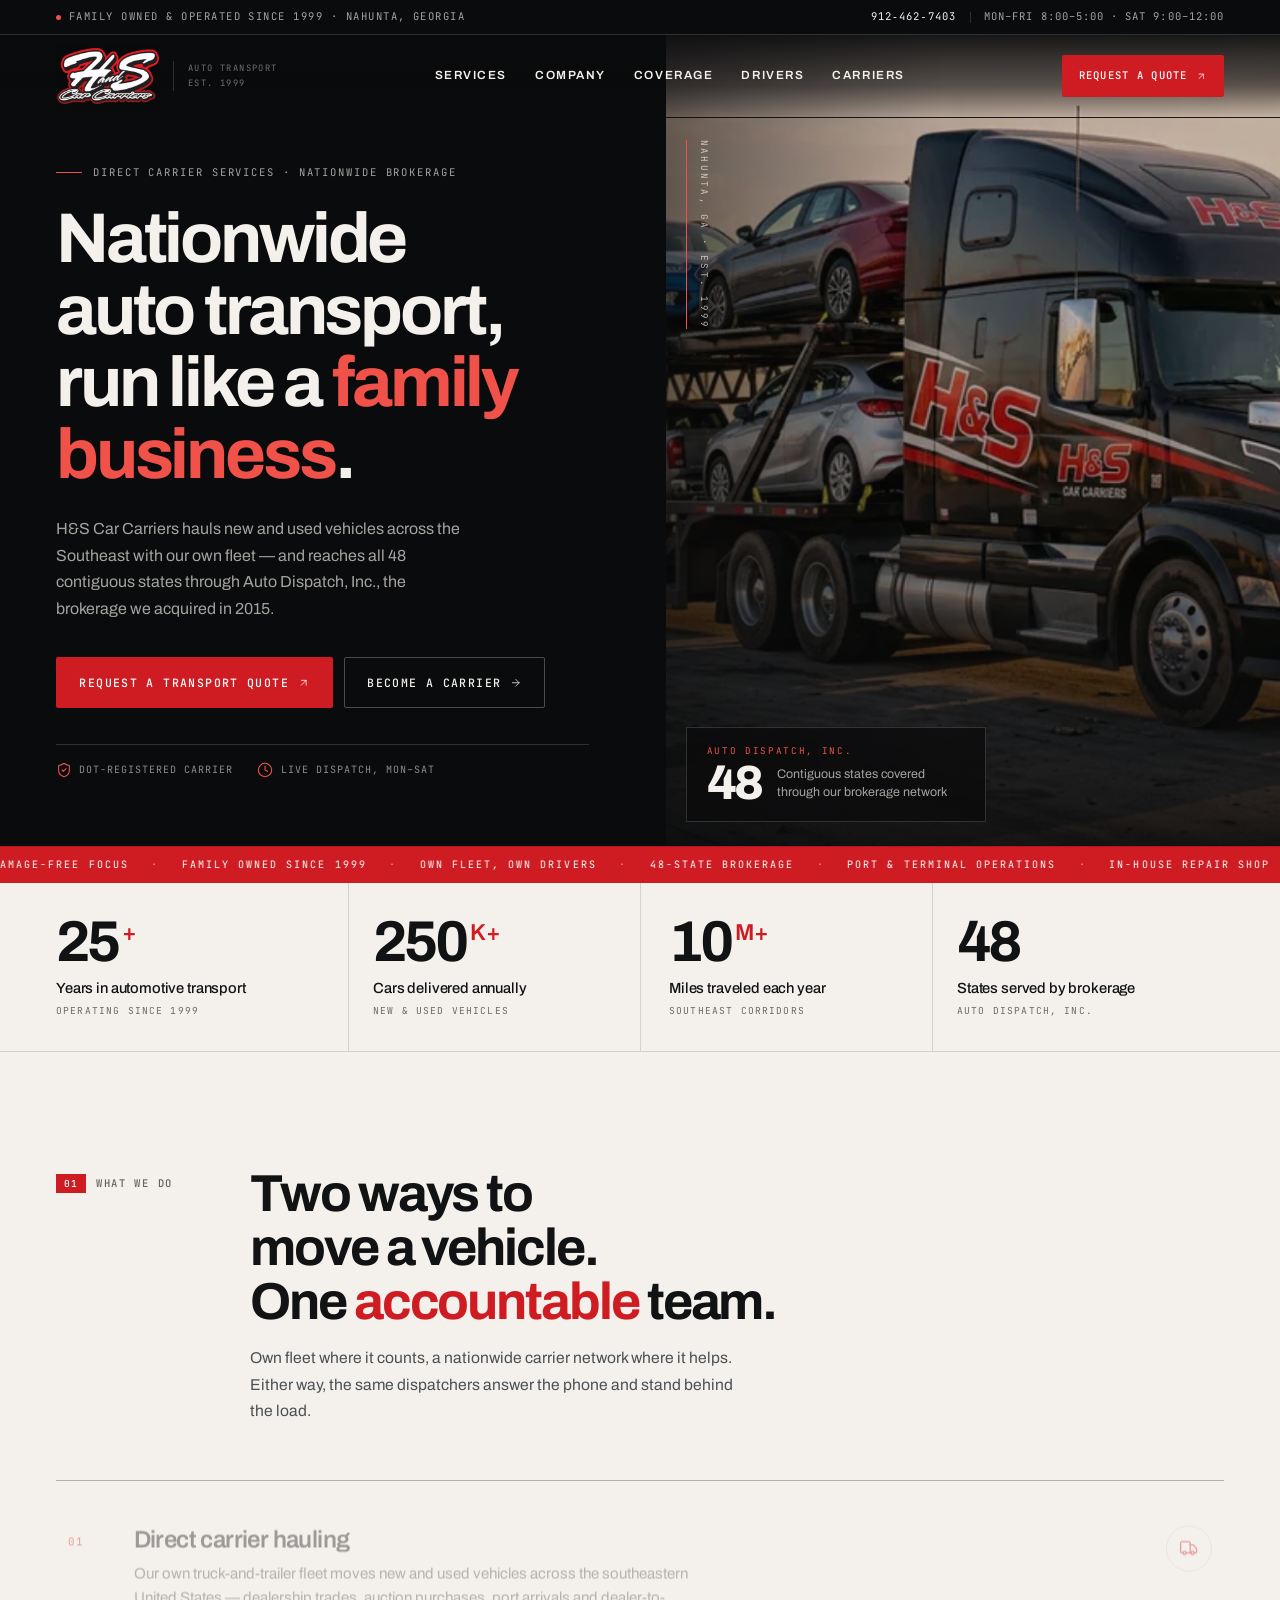
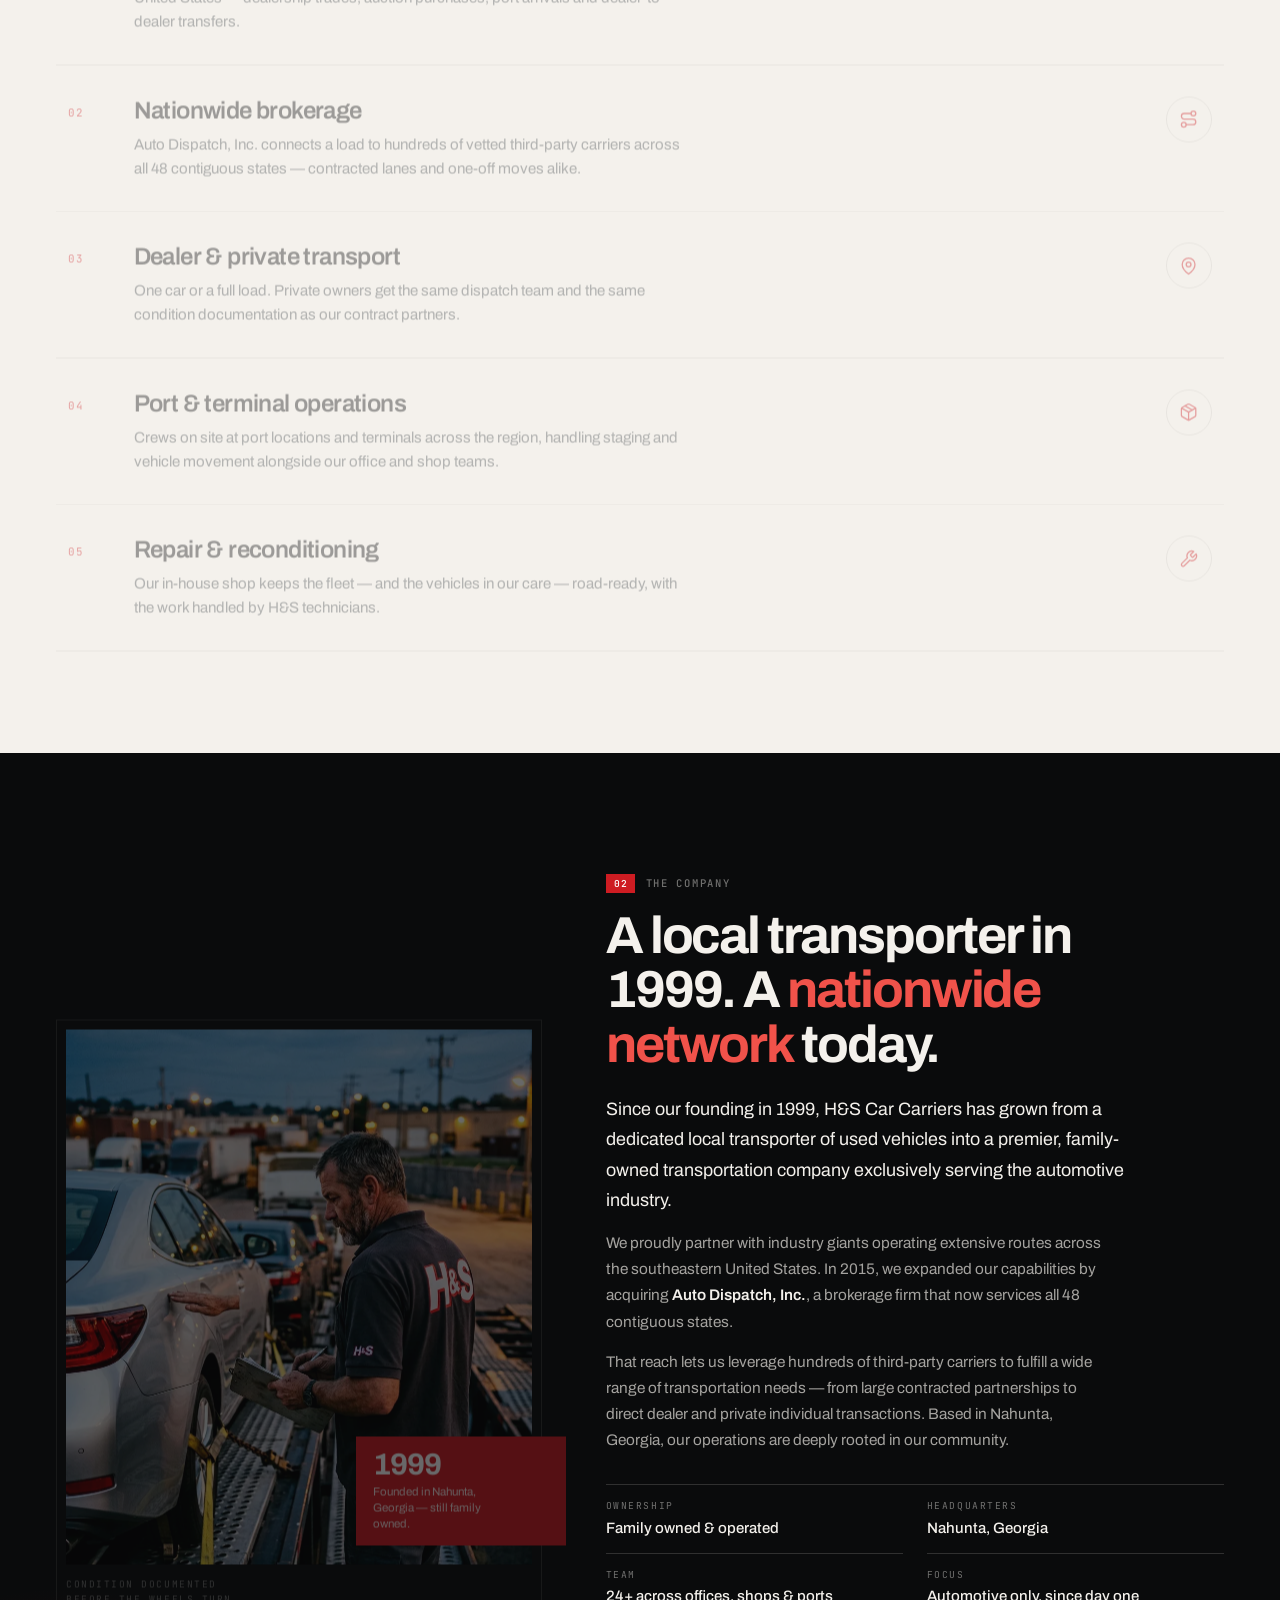
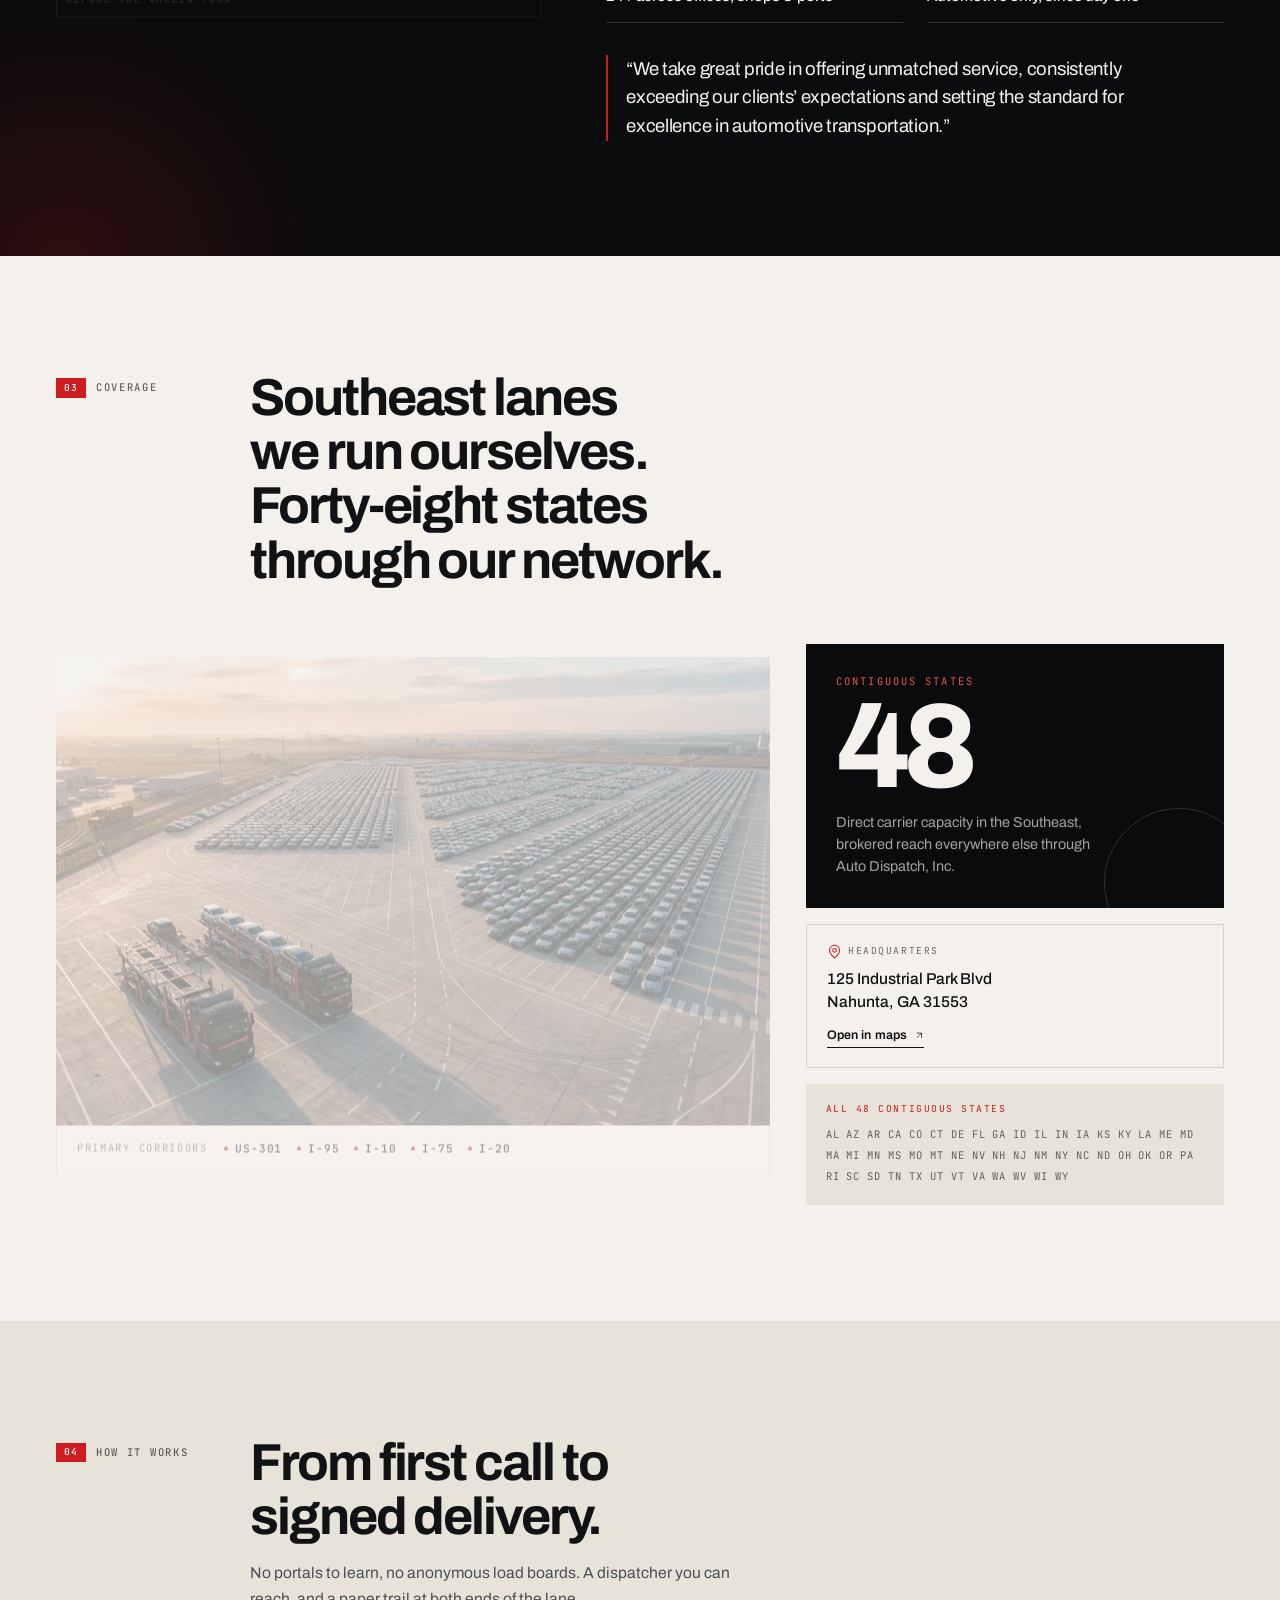
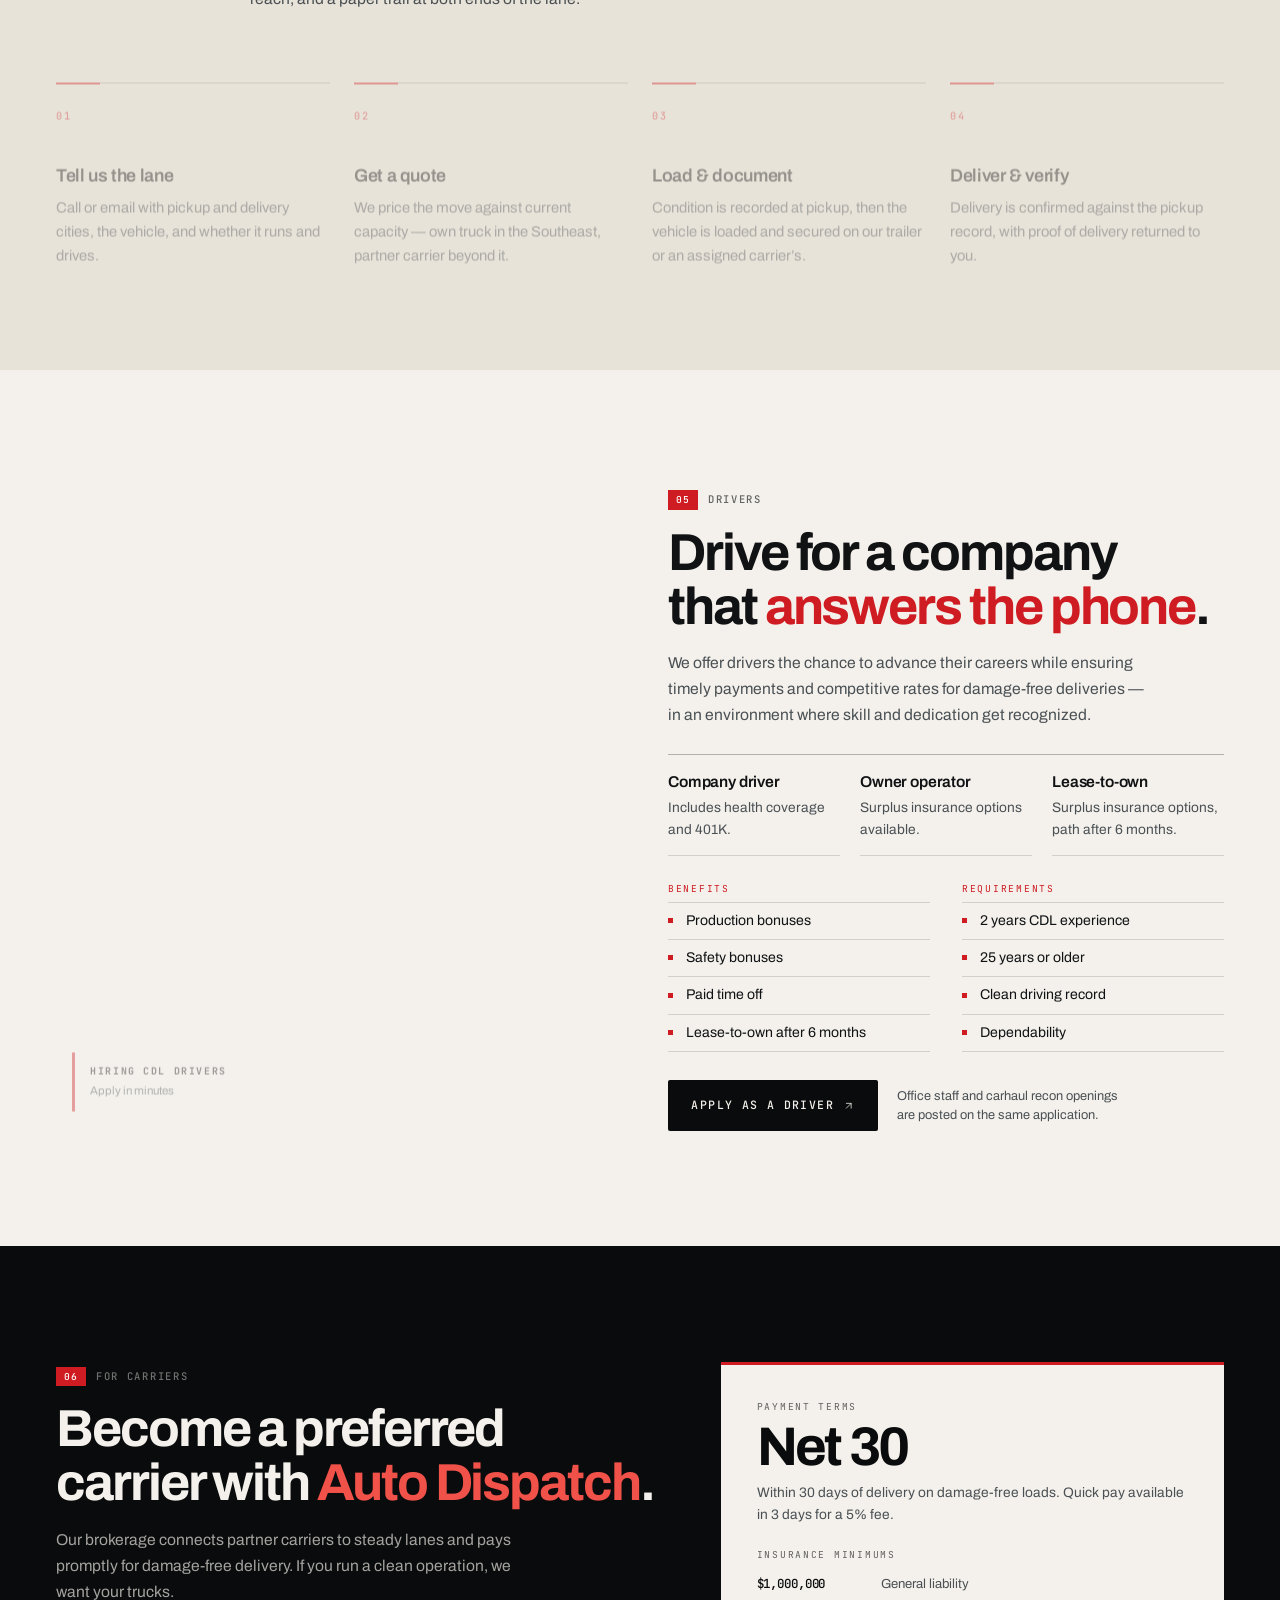
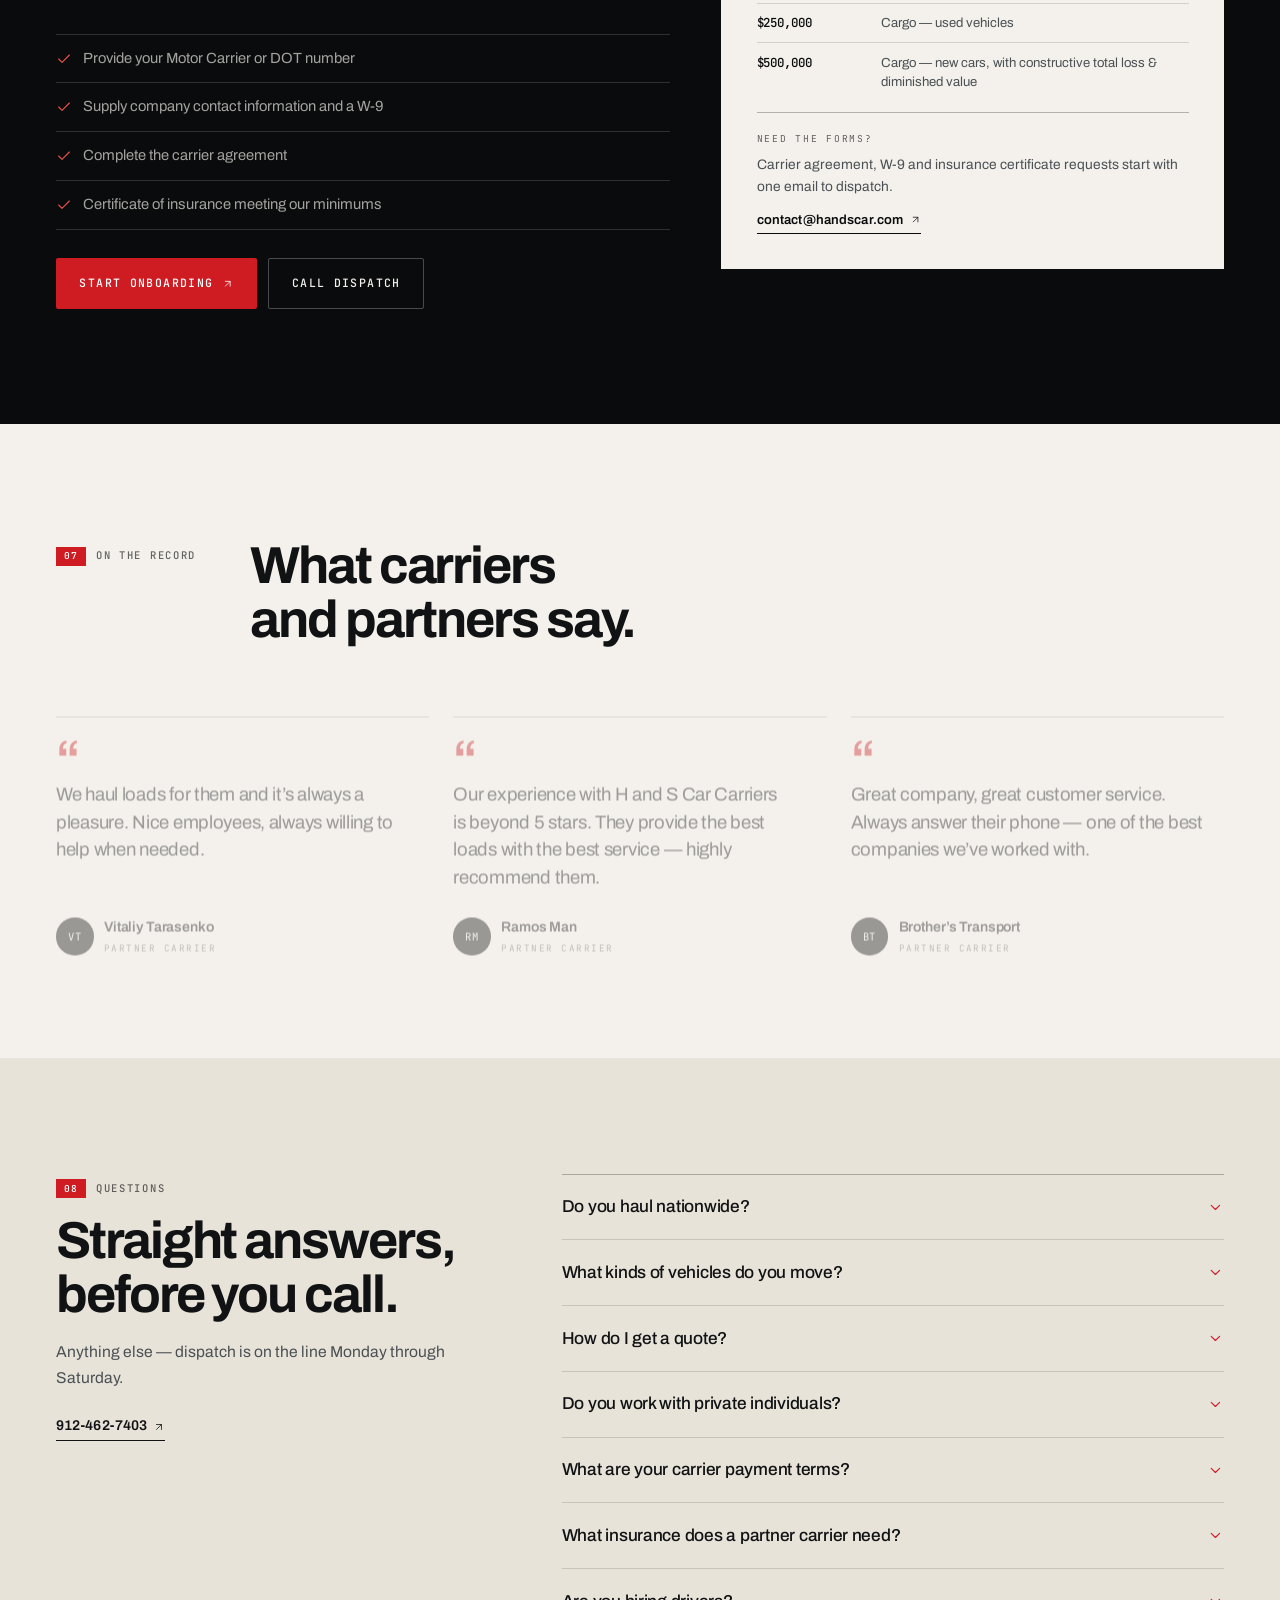
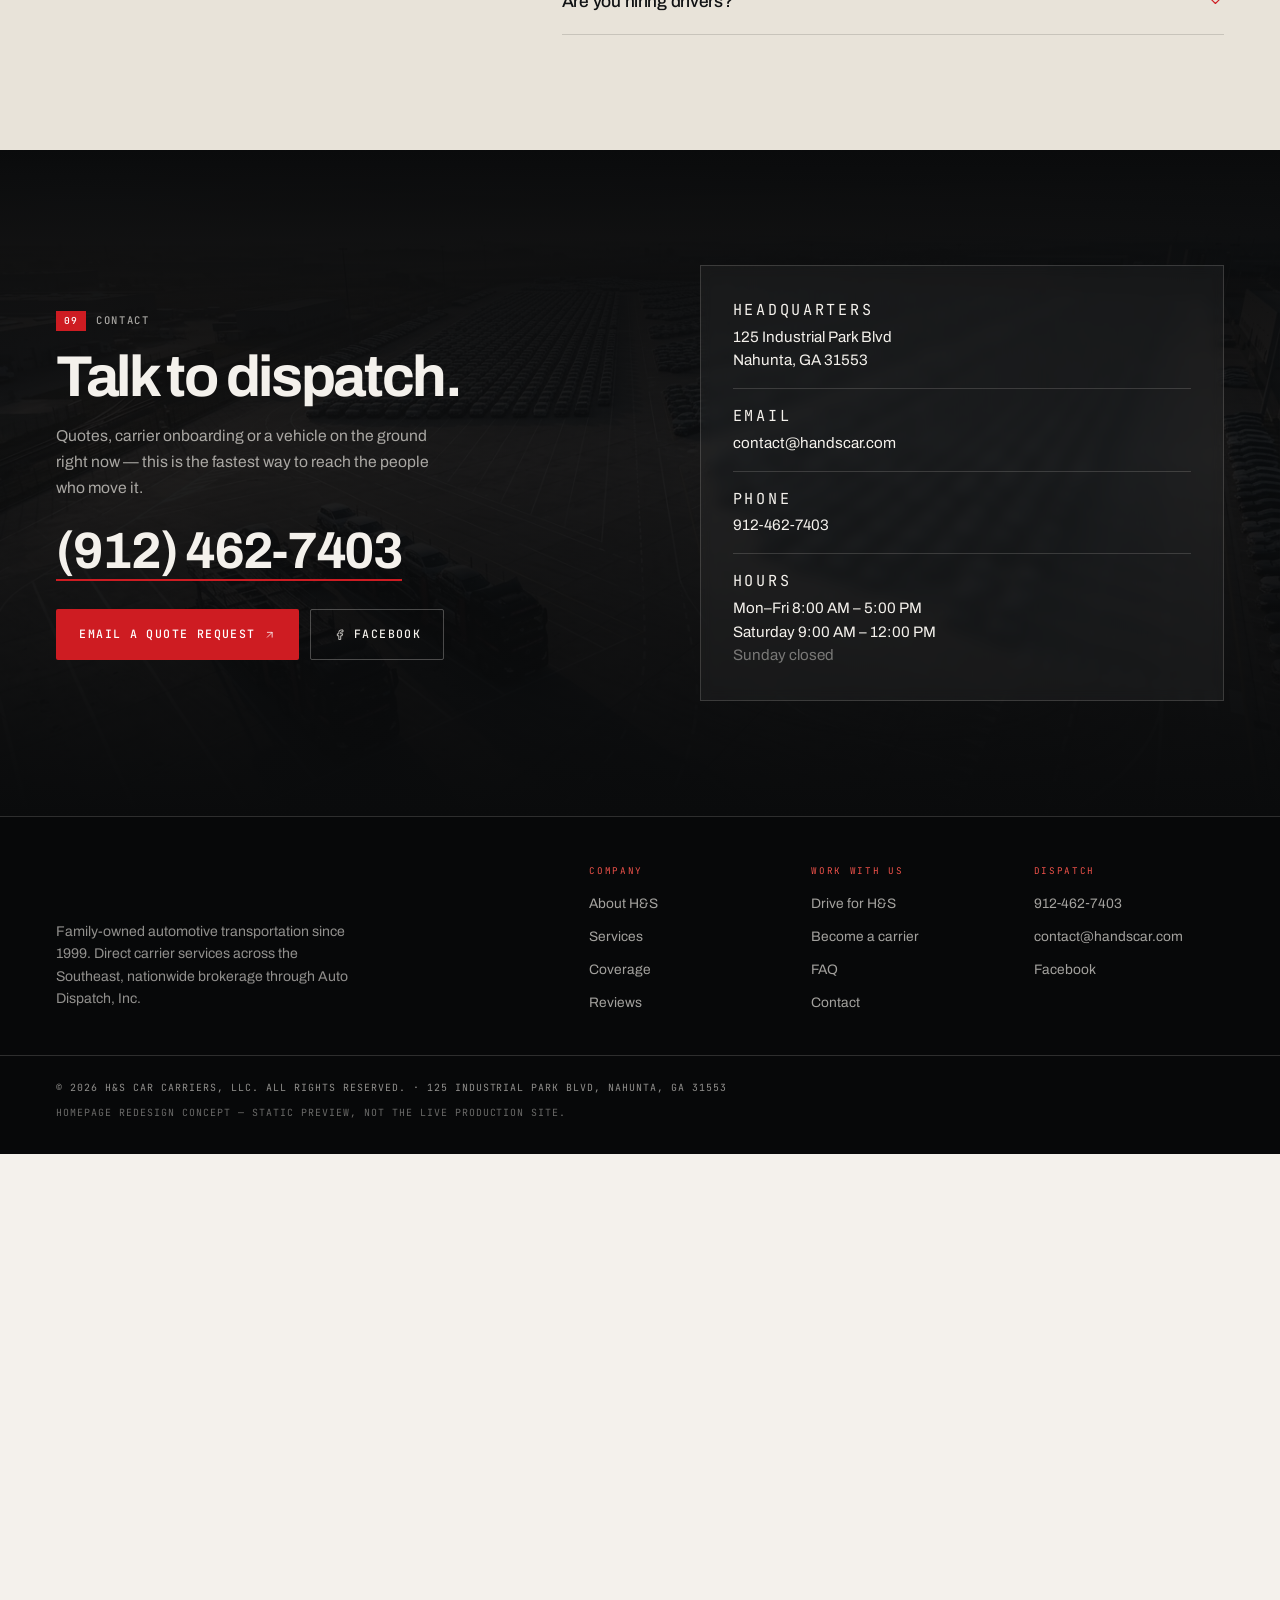
<file: index.html>
<!DOCTYPE html>
<html lang="en">
<head>
<meta charset="utf-8">
<meta name="viewport" content="width=device-width, initial-scale=1">
<title>H&amp;S Car Carriers — Homepage Redesign Preview</title>
<meta name="robots" content="noindex, nofollow">
<meta http-equiv="refresh" content="0; url=website-demo/">
<style>
  html, body { margin: 0; height: 100%; background: #0a0b0c; color: #f4f1ec; }
  body { display: grid; place-items: center; text-align: center; font-family: system-ui, sans-serif; line-height: 1.6; }
  a { color: #f0524a; }
  p { margin: .4rem 0; }
</style>
</head>
<body>
  <main>
    <p>Opening the H&amp;S Car Carriers homepage redesign…</p>
    <p><a href="website-demo/">Continue to the homepage</a></p>
  </main>
</body>
</html>
</file>
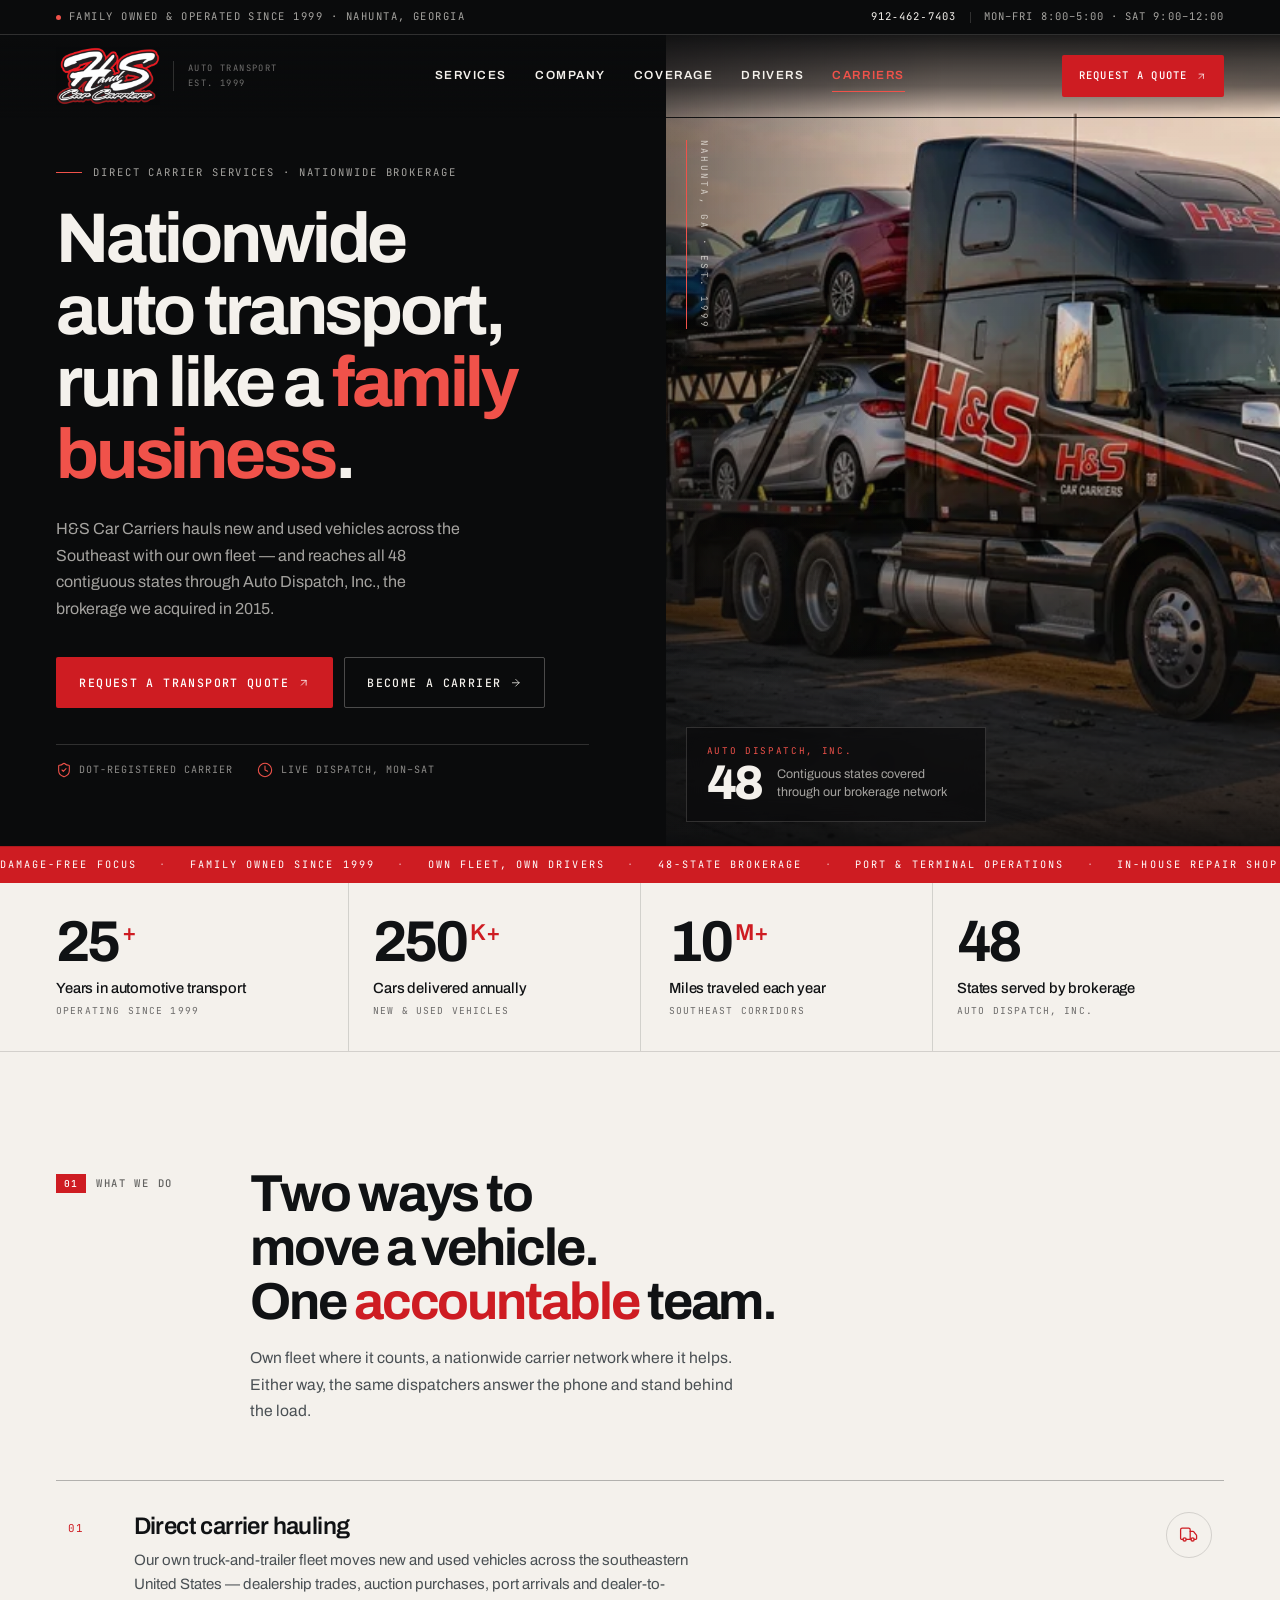
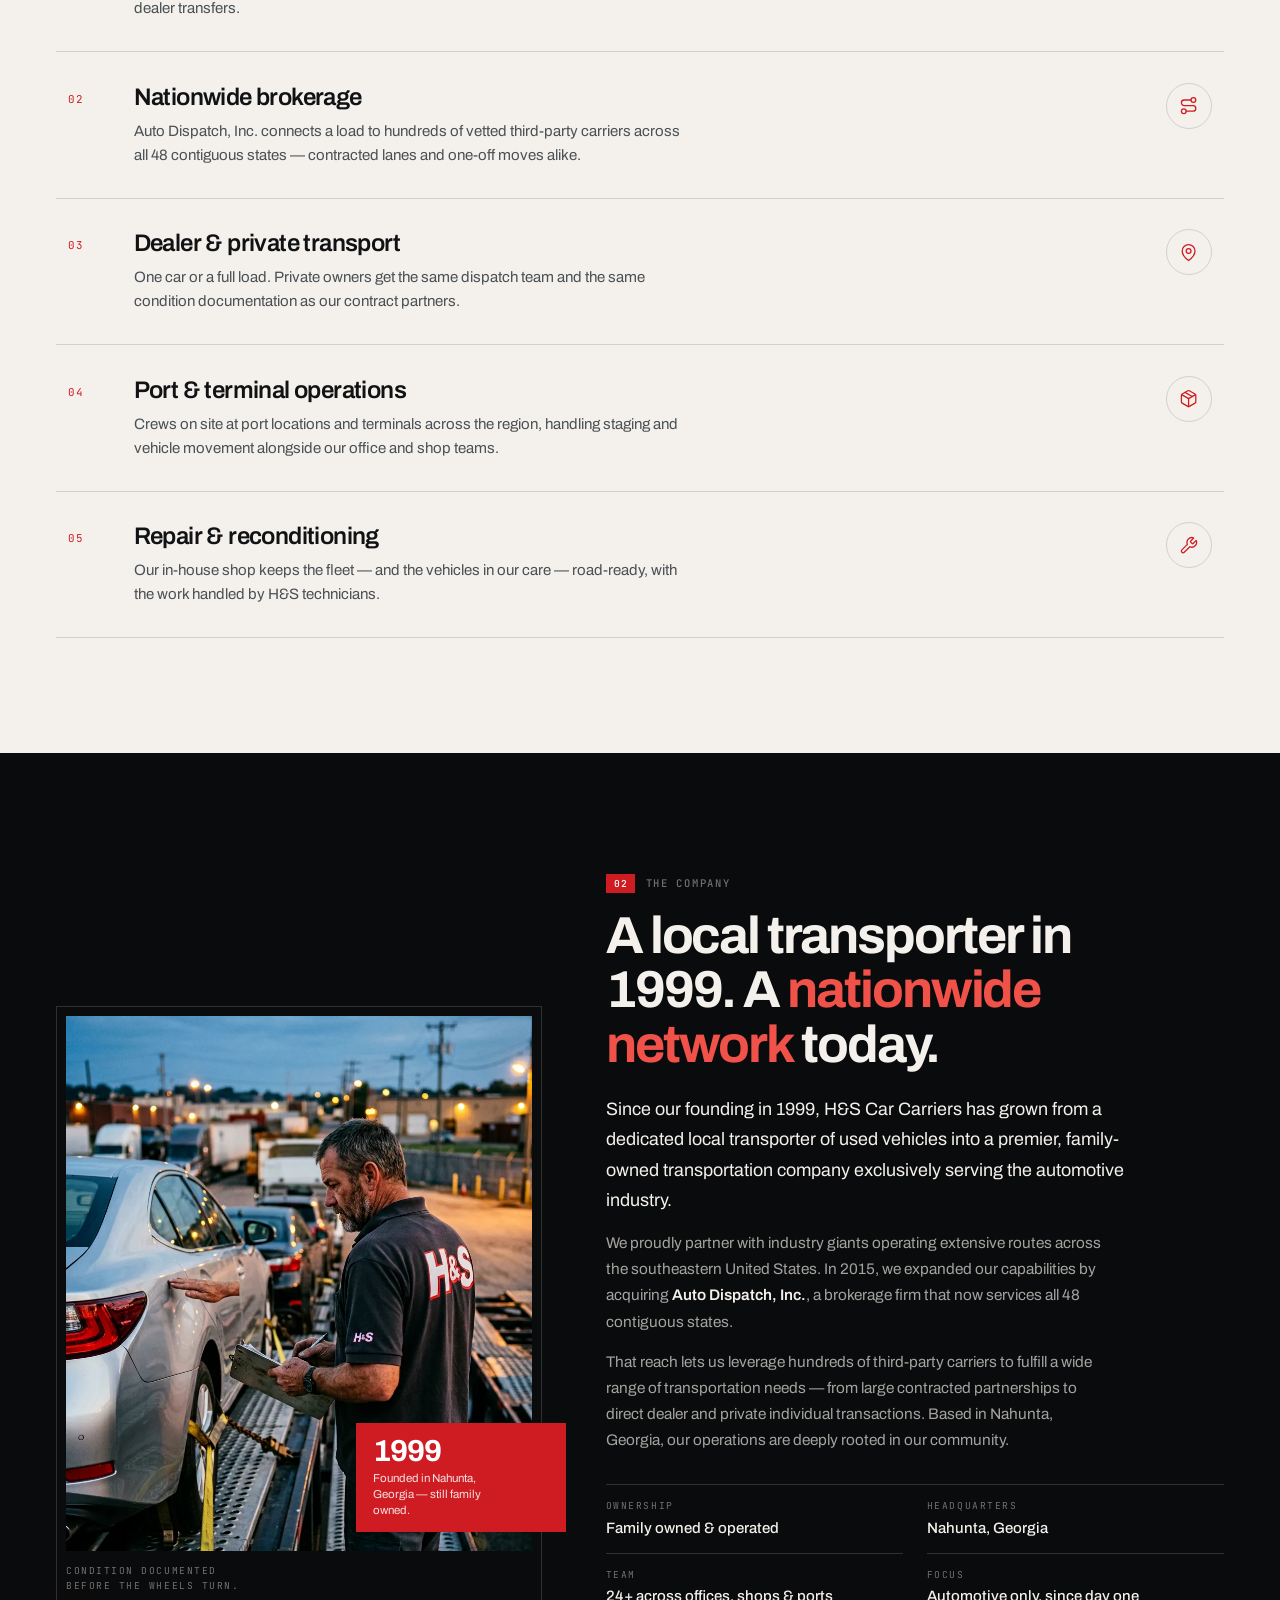
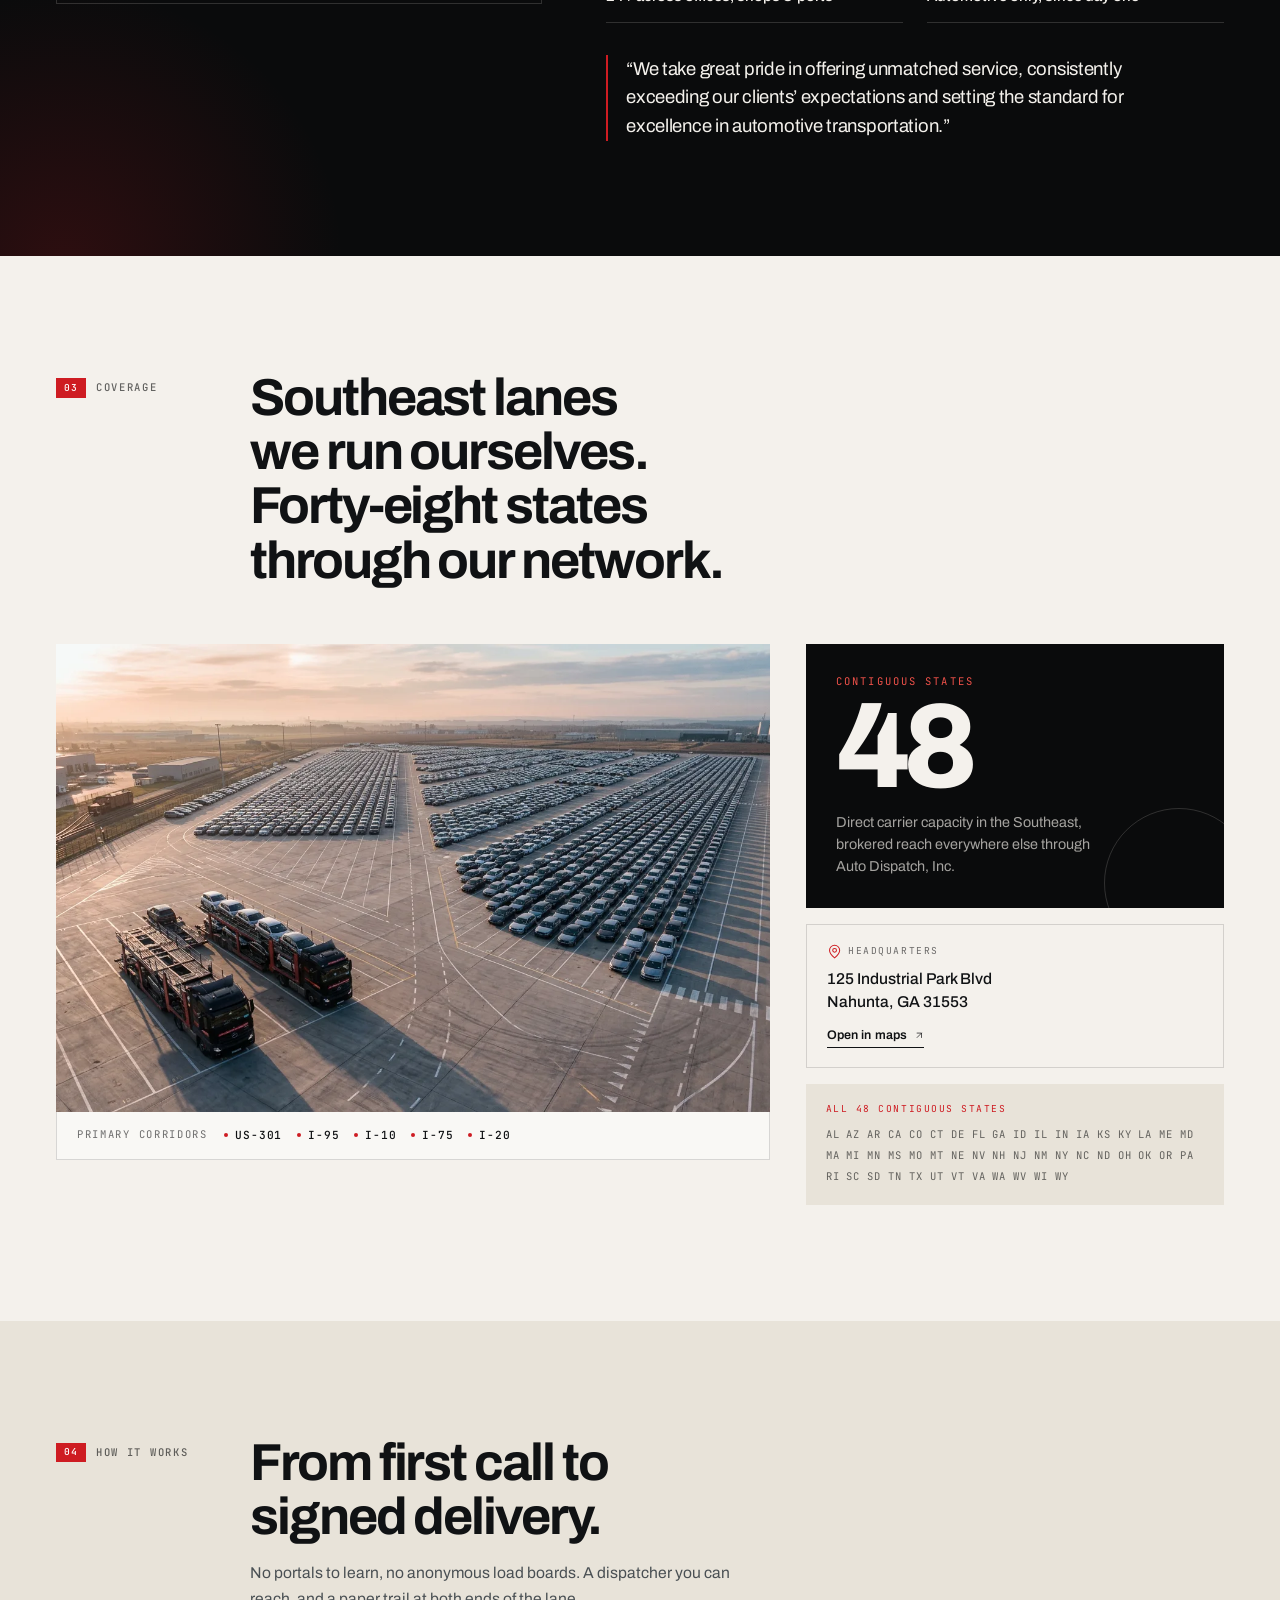
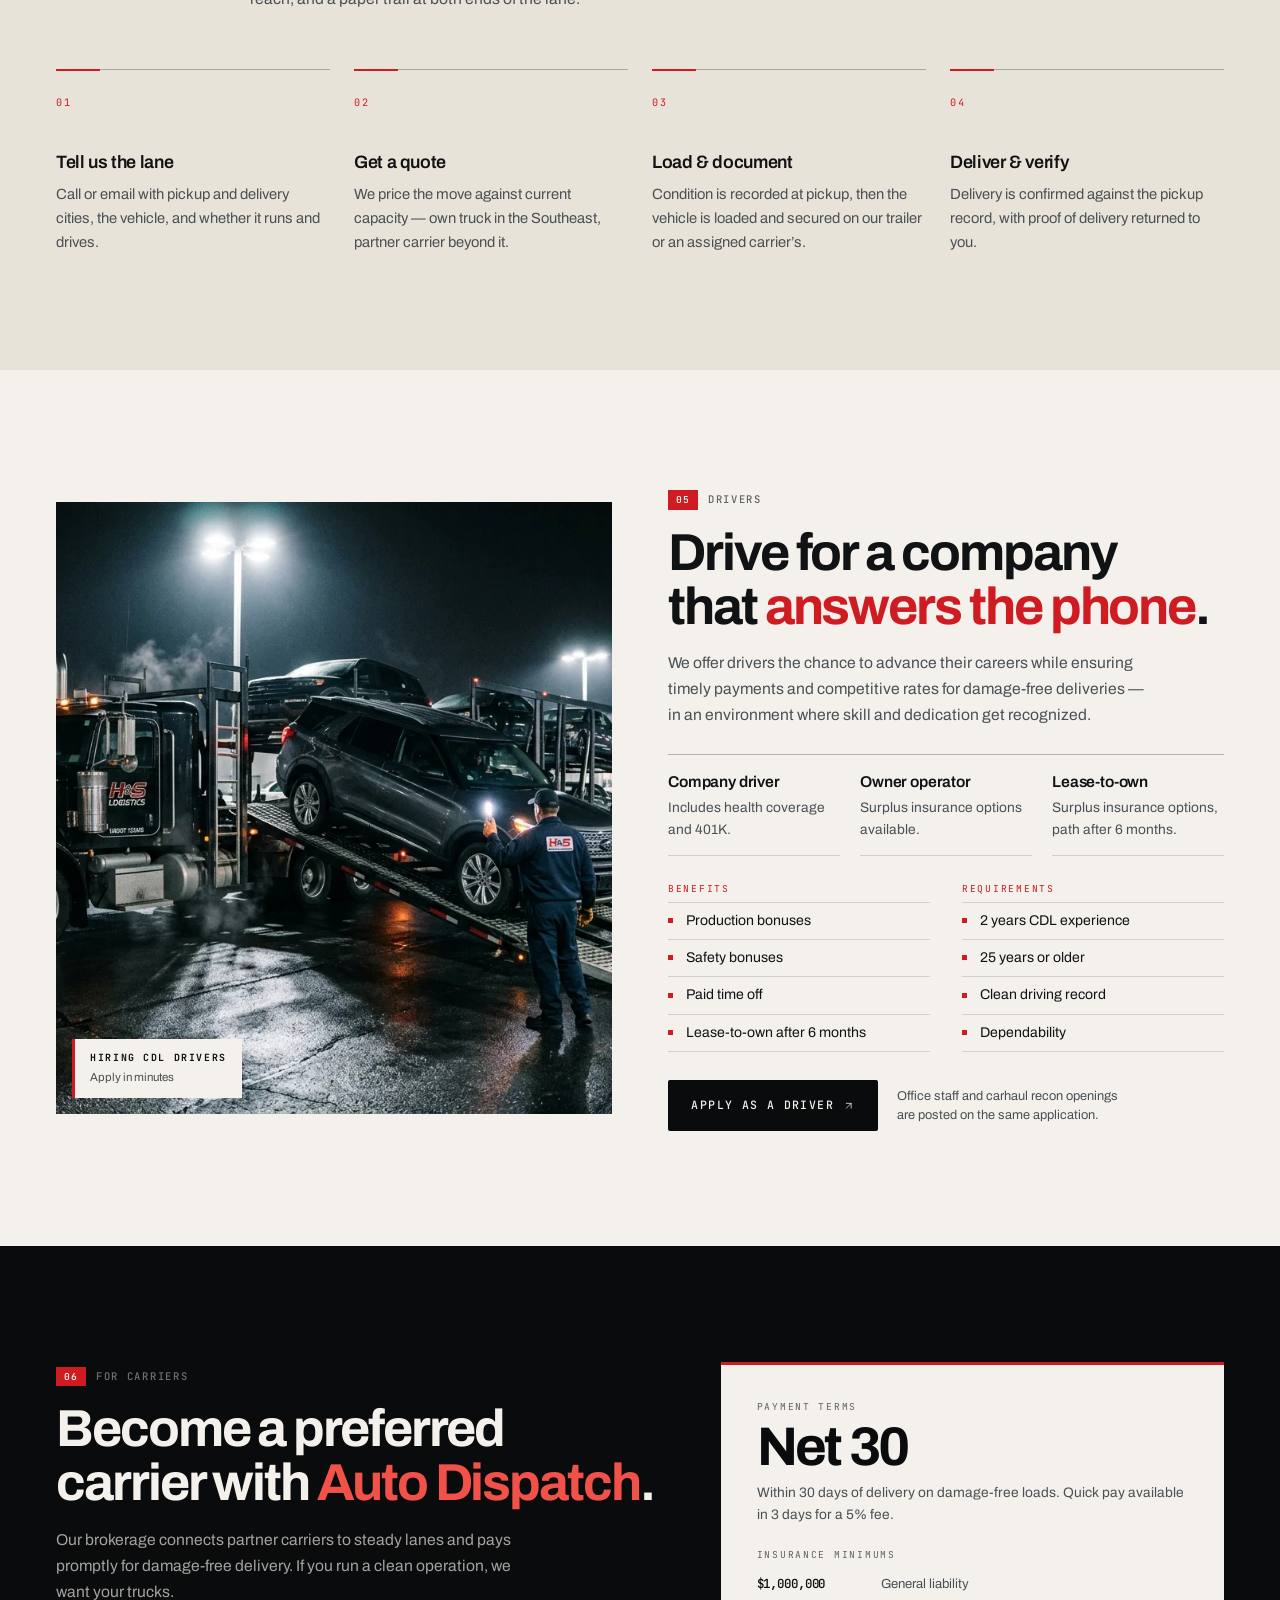
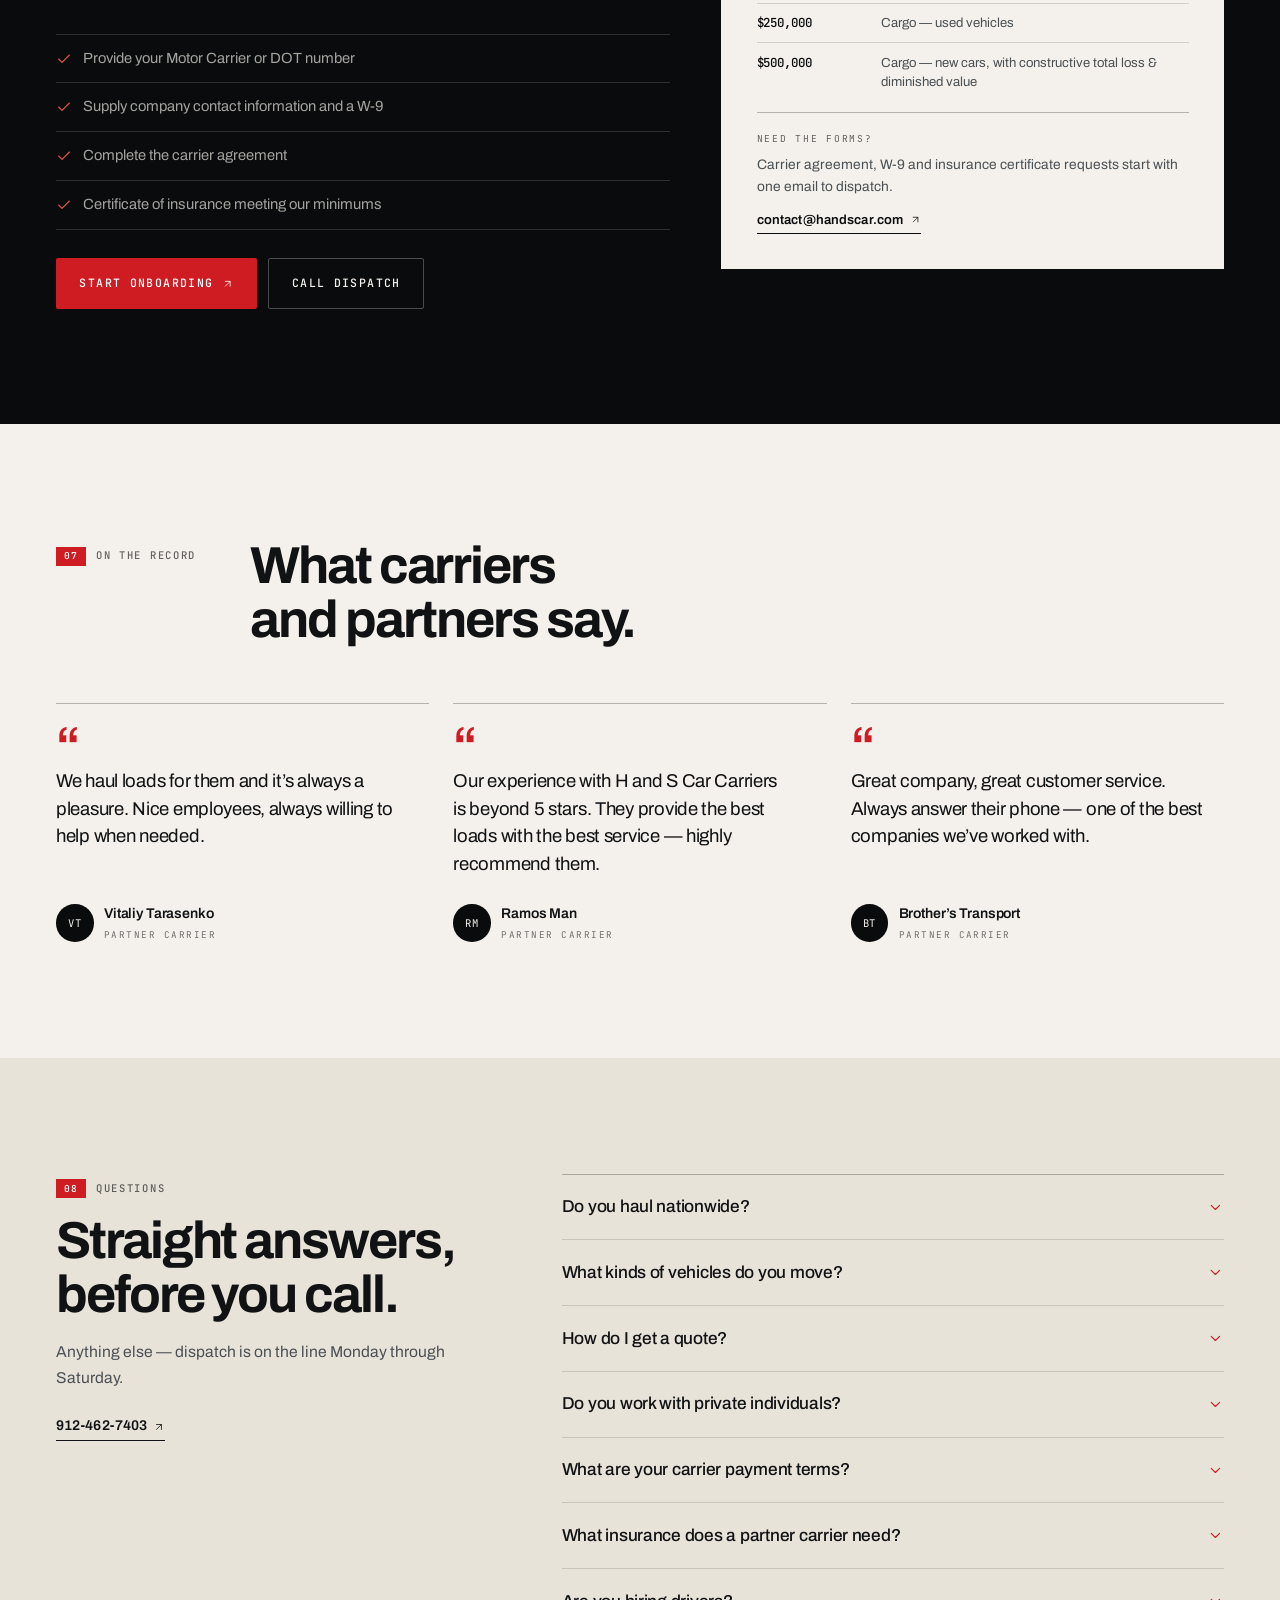
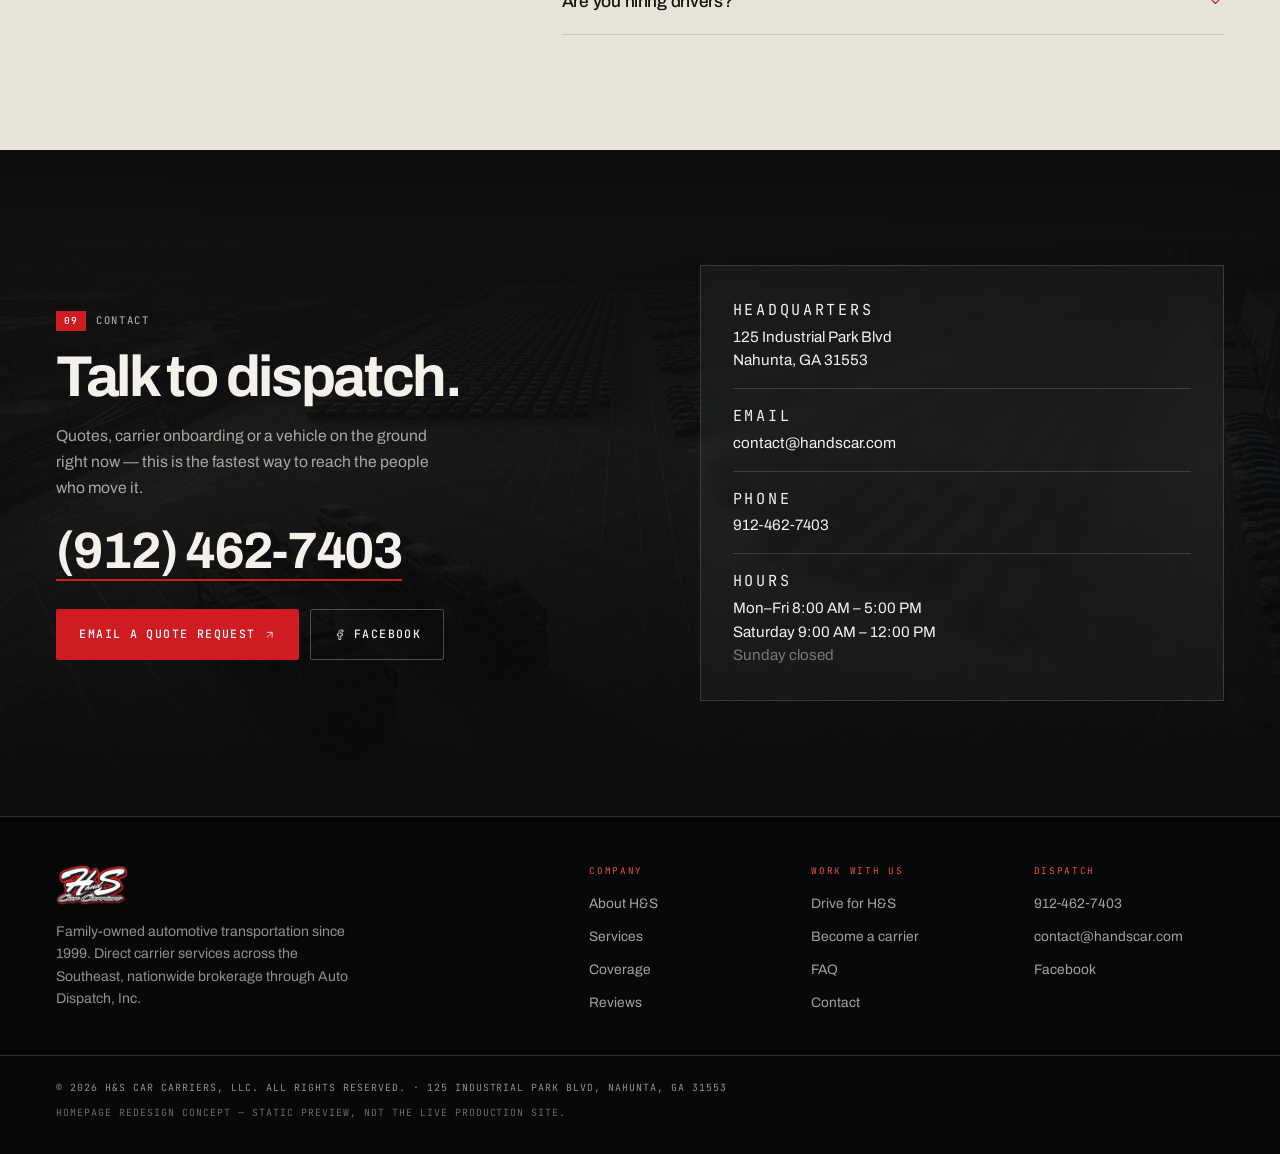
<file: website-demo/index.html>
<!DOCTYPE html>
<html lang="en">
<head>
<meta charset="utf-8">
<meta name="viewport" content="width=device-width, initial-scale=1">
<title>H&amp;S Car Carriers — Nationwide Auto Transport Since 1999</title>
<meta name="description" content="Family-owned auto transport since 1999. H&amp;S Car Carriers hauls new and used vehicles across the Southeast, with nationwide brokerage through Auto Dispatch, Inc. Nahunta, Georgia.">
<meta name="robots" content="noindex, nofollow">
<meta name="theme-color" content="#0A0B0C">
<link rel="canonical" href="https://handscarcarriers.com/">
<meta property="og:type" content="website">
<meta property="og:title" content="H&amp;S Car Carriers — Nationwide Auto Transport Since 1999">
<meta property="og:description" content="Direct carrier services across the Southeast and 48-state brokerage through Auto Dispatch, Inc. Family owned and operated in Nahunta, Georgia.">
<meta property="og:image" content="assets/images/hero-carrier.webp">
<meta property="og:locale" content="en_US">
<link rel="icon" href="assets/icons/favicon.svg" type="image/svg+xml">
<link rel="apple-touch-icon" href="assets/icons/apple-touch-icon.png">
<link rel="preload" as="font" type="font/woff2" href="assets/fonts/archivo-latin-wght-normal.woff2" crossorigin>
<link rel="preload" as="font" type="font/woff2" href="assets/fonts/jetbrains-mono-latin-wght-normal.woff2" crossorigin>
<link rel="preload" as="image" href="assets/images/hero-carrier.webp" imagesrcset="assets/images/hero-carrier-960.webp 960w, assets/images/hero-carrier.webp 1376w" imagesizes="(min-width: 900px) 52vw, 100vw">
<link rel="stylesheet" href="css/style.css">
<script type="application/ld+json">
{
  "@context": "https://schema.org",
  "@type": "MovingCompany",
  "name": "H&S Car Carriers, LLC",
  "alternateName": "H and S Car Carriers",
  "description": "Family-owned automotive transportation company founded in 1999. Direct carrier services across the southeastern United States and nationwide brokerage through Auto Dispatch, Inc.",
  "foundingDate": "1999",
  "telephone": "+1-912&#8209;462&#8209;7403",
  "email": "contact@handscar.com",
  "url": "https://handscarcarriers.com/",
  "address": {
    "@type": "PostalAddress",
    "streetAddress": "125 Industrial Park Blvd",
    "addressLocality": "Nahunta",
    "addressRegion": "GA",
    "postalCode": "31553",
    "addressCountry": "US"
  },
  "areaServed": ["Southeastern United States", "Contiguous United States"],
  "sameAs": ["https://www.facebook.com/hands424"],
  "openingHoursSpecification": [
    { "@type": "OpeningHoursSpecification", "dayOfWeek": ["Monday","Tuesday","Wednesday","Thursday","Friday"], "opens": "08:00", "closes": "17:00" },
    { "@type": "OpeningHoursSpecification", "dayOfWeek": "Saturday", "opens": "09:00", "closes": "12:00" }
  ]
}
</script>
</head>
<body>
<a class="skip-link" href="#main">Skip to content</a>

<!-- ============ HEADER ============ -->
<header class="site-header" id="siteHeader">
  <div class="topbar">
    <div class="wrap topbar-inner">
      <p class="topbar-note"><span class="dot" aria-hidden="true"></span> Family owned &amp; operated since 1999 · Nahunta, Georgia</p>
      <div class="topbar-links">
        <a href="tel:+19124627403">
          <svg viewBox="0 0 24 24" aria-hidden="true"><path d="M22 16.92v3a2 2 0 0 1-2.18 2 19.79 19.79 0 0 1-8.63-3.07 19.5 19.5 0 0 1-6-6 19.79 19.79 0 0 1-3.07-8.67A2 2 0 0 1 4.11 2h3a2 2 0 0 1 2 1.72c.12.9.34 1.79.65 2.63a2 2 0 0 1-.45 2.11L8.09 9.91a16 16 0 0 0 6 6l1.45-1.22a2 2 0 0 1 2.11-.45c.84.31 1.73.53 2.63.65A2 2 0 0 1 22 16.92Z"/></svg>
          912&#8209;462&#8209;7403
        </a>
        <span class="topbar-sep" aria-hidden="true"></span>
        <p class="topbar-hours">Mon–Fri 8:00–5:00 · Sat 9:00–12:00</p>
      </div>
    </div>
  </div>

  <div class="nav-bar">
    <div class="wrap nav-inner">
      <a class="brand" href="#top" aria-label="H&amp;S Car Carriers — home">
        <img src="assets/logo/hs-logo.png" width="640" height="358" alt="H&amp;S Car Carriers">
        <span class="brand-tag" aria-hidden="true">Auto transport<br>Est. 1999</span>
      </a>

      <nav class="nav-primary" aria-label="Primary">
        <ul>
          <li><a href="#services">Services</a></li>
          <li><a href="#company">Company</a></li>
          <li><a href="#coverage">Coverage</a></li>
          <li><a href="#drivers">Drivers</a></li>
          <li><a href="#carriers">Carriers</a></li>
        </ul>
      </nav>

      <div class="nav-actions">
        <a class="btn btn-primary btn-sm nav-quote" href="mailto:contact@handscar.com?subject=Auto%20transport%20quote%20request">Request a quote
          <svg class="i" viewBox="0 0 24 24" aria-hidden="true"><path d="M7 17 17 7"/><path d="M7 7h10v10"/></svg>
        </a>
        <button type="button" class="nav-toggle" id="navToggle" aria-expanded="false" aria-controls="mobileMenu" aria-label="Open menu">
          <span></span><span></span><span></span>
        </button>
      </div>
    </div>
  </div>
</header>

<!-- ============ MOBILE MENU ============ -->
<div class="mobile-menu" id="mobileMenu" inert>
  <div class="mobile-menu-inner">
    <p class="mobile-menu-label">Menu</p>
    <nav aria-label="Mobile">
      <ul>
        <li><a href="#services"><span>01</span>Services</a></li>
        <li><a href="#company"><span>02</span>Company</a></li>
        <li><a href="#coverage"><span>03</span>Coverage</a></li>
        <li><a href="#process"><span>04</span>Process</a></li>
        <li><a href="#drivers"><span>05</span>Drivers</a></li>
        <li><a href="#carriers"><span>06</span>Carriers</a></li>
        <li><a href="#faq"><span>07</span>FAQ</a></li>
      </ul>
    </nav>
    <div class="mobile-menu-foot">
      <a class="m-link" href="tel:+19124627403">912&#8209;462&#8209;7403</a>
      <a class="m-link" href="mailto:contact@handscar.com">contact@handscar.com</a>
      <p>125 Industrial Park Blvd, Nahunta, GA 31553</p>
    </div>
  </div>
</div>

<main id="main">

  <!-- ============ HERO ============ -->
  <section class="hero" id="top">
    <div class="hero-copy">
      <div class="hero-copy-inner">
        <p class="eyebrow"><span class="eyebrow-rule" aria-hidden="true"></span>Direct carrier services · Nationwide brokerage</p>
        <h1 class="hero-title">Nationwide auto transport, run like a <span class="accent">family business</span>.</h1>
        <p class="hero-lede">H&amp;S Car Carriers hauls new and used vehicles across the Southeast with our own fleet — and reaches all 48 contiguous states through Auto Dispatch, Inc., the brokerage we acquired in 2015.</p>
        <div class="hero-actions">
          <a class="btn btn-primary" href="mailto:contact@handscar.com?subject=Auto%20transport%20quote%20request">Request a transport quote
            <svg class="i" viewBox="0 0 24 24" aria-hidden="true"><path d="M7 17 17 7"/><path d="M7 7h10v10"/></svg>
          </a>
          <a class="btn btn-ghost" href="#carriers">Become a carrier
            <svg class="i" viewBox="0 0 24 24" aria-hidden="true"><path d="M5 12h14"/><path d="m12 5 7 7-7 7"/></svg>
          </a>
        </div>
        <ul class="hero-trust">
          <li><svg class="i" viewBox="0 0 24 24" aria-hidden="true"><path d="M20 13c0 5-3.5 7.5-7.66 8.95a1 1 0 0 1-.67-.01C7.5 20.5 4 18 4 13V6a1 1 0 0 1 1-1c2 0 4.5-1.2 6.24-2.72a1.17 1.17 0 0 1 1.52 0C14.51 3.81 17 5 19 5a1 1 0 0 1 1 1Z"/><path d="m9 12 2 2 4-4"/></svg>DOT-registered carrier</li>
          <li><svg class="i" viewBox="0 0 24 24" aria-hidden="true"><circle cx="12" cy="12" r="10"/><polyline points="12 6 12 12 16 14"/></svg>Live dispatch, Mon–Sat</li>
        </ul>
      </div>
    </div>

    <div class="hero-media">
      <picture>
        <source type="image/webp" srcset="assets/images/hero-carrier-960.webp 960w, assets/images/hero-carrier.webp 1376w" sizes="(min-width: 900px) 52vw, 100vw">
        <img src="assets/images/hero-carrier.webp" width="1376" height="768" alt="An H&amp;S Car Carriers auto carrier loaded with new vehicles on a terminal at golden hour" fetchpriority="high" decoding="async">
      </picture>
      <span class="hero-tag" aria-hidden="true">Nahunta, GA · Est. 1999</span>
      <div class="hero-card">
        <p class="hero-card-kicker">Auto Dispatch, Inc.</p>
        <p class="hero-card-big">48</p>
        <p class="hero-card-text">Contiguous states covered through our brokerage network</p>
      </div>
    </div>
  </section>

  <!-- ============ TICKER ============ -->
  <div class="ticker" aria-hidden="true">
    <div class="ticker-track">
      <span>Damage-free focus</span><span>·</span><span>Family owned since 1999</span><span>·</span><span>Own fleet, own drivers</span><span>·</span><span>48-state brokerage</span><span>·</span><span>Port &amp; terminal operations</span><span>·</span><span>In-house repair shop</span><span>·</span>
      <span>Damage-free focus</span><span>·</span><span>Family owned since 1999</span><span>·</span><span>Own fleet, own drivers</span><span>·</span><span>48-state brokerage</span><span>·</span><span>Port &amp; terminal operations</span><span>·</span><span>In-house repair shop</span><span>·</span>
    </div>
  </div>

  <!-- ============ STATS ============ -->
  <section class="stats" aria-label="H&amp;S Car Carriers by the numbers">
    <div class="wrap stats-grid">
      <div class="stat">
        <p class="stat-num"><span data-count="25">25</span><span class="stat-plus">+</span></p>
        <p class="stat-label">Years in automotive transport</p>
        <p class="stat-foot">Operating since 1999</p>
      </div>
      <div class="stat">
        <p class="stat-num"><span data-count="250">250</span><span class="stat-plus">K+</span></p>
        <p class="stat-label">Cars delivered annually</p>
        <p class="stat-foot">New &amp; used vehicles</p>
      </div>
      <div class="stat">
        <p class="stat-num"><span data-count="10">10</span><span class="stat-plus">M+</span></p>
        <p class="stat-label">Miles traveled each year</p>
        <p class="stat-foot">Southeast corridors</p>
      </div>
      <div class="stat">
        <p class="stat-num"><span data-count="48">48</span></p>
        <p class="stat-label">States served by brokerage</p>
        <p class="stat-foot">Auto Dispatch, Inc.</p>
      </div>
    </div>
  </section>

  <!-- ============ SERVICES ============ -->
  <section class="section services" id="services">
    <div class="wrap">
      <header class="section-head">
        <p class="section-label"><span>01</span>What we do</p>
        <div class="section-head-body">
          <h2 class="h2">Two ways to move a vehicle.<br>One <span class="mark">accountable</span> team.</h2>
          <p class="section-lede">Own fleet where it counts, a nationwide carrier network where it helps. Either way, the same dispatchers answer the phone and stand behind the load.</p>
        </div>
      </header>

      <ol class="service-list">
        <li class="service" data-reveal>
          <span class="service-no">01</span>
          <div class="service-body">
            <h3 class="service-title">Direct carrier hauling</h3>
            <p>Our own truck-and-trailer fleet moves new and used vehicles across the southeastern United States — dealership trades, auction purchases, port arrivals and dealer-to-dealer transfers.</p>
          </div>
          <span class="service-icon" aria-hidden="true">
            <svg viewBox="0 0 24 24"><path d="M14 18V6a2 2 0 0 0-2-2H4a2 2 0 0 0-2 2v11a1 1 0 0 0 1 1h2"/><path d="M15 18H9"/><path d="M19 18h2a1 1 0 0 0 1-1v-3.65a1 1 0 0 0-.22-.62l-3.48-4.35A1 1 0 0 0 17.52 8H14"/><circle cx="17" cy="18" r="2"/><circle cx="7" cy="18" r="2"/></svg>
          </span>
        </li>
        <li class="service" data-reveal>
          <span class="service-no">02</span>
          <div class="service-body">
            <h3 class="service-title">Nationwide brokerage</h3>
            <p>Auto Dispatch, Inc. connects a load to hundreds of vetted third-party carriers across all 48 contiguous states — contracted lanes and one-off moves alike.</p>
          </div>
          <span class="service-icon" aria-hidden="true">
            <svg viewBox="0 0 24 24"><circle cx="6" cy="19" r="3"/><path d="M9 19h8.5a3.5 3.5 0 0 0 0-7h-11a3.5 3.5 0 0 1 0-7H15"/><circle cx="18" cy="5" r="3"/></svg>
          </span>
        </li>
        <li class="service" data-reveal>
          <span class="service-no">03</span>
          <div class="service-body">
            <h3 class="service-title">Dealer &amp; private transport</h3>
            <p>One car or a full load. Private owners get the same dispatch team and the same condition documentation as our contract partners.</p>
          </div>
          <span class="service-icon" aria-hidden="true">
            <svg viewBox="0 0 24 24"><path d="M20 10c0 6-8 12-8 12s-8-6-8-12a8 8 0 0 1 16 0Z"/><circle cx="12" cy="10" r="3"/></svg>
          </span>
        </li>
        <li class="service" data-reveal>
          <span class="service-no">04</span>
          <div class="service-body">
            <h3 class="service-title">Port &amp; terminal operations</h3>
            <p>Crews on site at port locations and terminals across the region, handling staging and vehicle movement alongside our office and shop teams.</p>
          </div>
          <span class="service-icon" aria-hidden="true">
            <svg viewBox="0 0 24 24"><path d="m7.5 4.27 9 5.15"/><path d="M21 8a2 2 0 0 0-1-1.73l-7-4a2 2 0 0 0-2 0l-7 4A2 2 0 0 0 3 8v8a2 2 0 0 0 1 1.73l7 4a2 2 0 0 0 2 0l7-4A2 2 0 0 0 21 16Z"/><path d="m3.3 7 8.7 5 8.7-5"/><path d="M12 22V12"/></svg>
          </span>
        </li>
        <li class="service" data-reveal>
          <span class="service-no">05</span>
          <div class="service-body">
            <h3 class="service-title">Repair &amp; reconditioning</h3>
            <p>Our in-house shop keeps the fleet — and the vehicles in our care — road-ready, with the work handled by H&amp;S technicians.</p>
          </div>
          <span class="service-icon" aria-hidden="true">
            <svg viewBox="0 0 24 24"><path d="M14.7 6.3a1 1 0 0 0 0 1.4l1.6 1.6a1 1 0 0 0 1.4 0l3.77-3.77a6 6 0 0 1-7.94 7.94l-6.91 6.91a2.12 2.12 0 0 1-3-3l6.91-6.91a6 6 0 0 1 7.94-7.94l-3.76 3.76z"/></svg>
          </span>
        </li>
      </ol>
    </div>
  </section>

  <!-- ============ COMPANY ============ -->
  <section class="section company" id="company">
    <div class="wrap company-grid">
      <div class="company-media" data-reveal>
        <figure>
          <img src="assets/images/driver-inspect.webp" width="928" height="1152" alt="An H&amp;S driver in a branded polo documenting vehicle condition on a carrier deck at dusk" loading="lazy" decoding="async">
          <figcaption>Condition documented before the wheels turn.</figcaption>
        </figure>
        <div class="company-chip">
          <p class="chip-big">1999</p>
          <p class="chip-small">Founded in Nahunta, Georgia — still family owned.</p>
        </div>
      </div>

      <div class="company-copy">
        <p class="section-label"><span>02</span>The company</p>
        <h2 class="h2">A local transporter in 1999. A <span class="mark">nationwide network</span> today.</h2>
        <div class="prose">
          <p>Since our founding in 1999, H&amp;S Car Carriers has grown from a dedicated local transporter of used vehicles into a premier, family-owned transportation company exclusively serving the automotive industry.</p>
          <p>We proudly partner with industry giants operating extensive routes across the southeastern United States. In 2015, we expanded our capabilities by acquiring <strong>Auto Dispatch, Inc.</strong>, a brokerage firm that now services all 48 contiguous states.</p>
          <p>That reach lets us leverage hundreds of third-party carriers to fulfill a wide range of transportation needs — from large contracted partnerships to direct dealer and private individual transactions. Based in Nahunta, Georgia, our operations are deeply rooted in our community.</p>
        </div>

        <dl class="fact-list">
          <div><dt>Ownership</dt><dd>Family owned &amp; operated</dd></div>
          <div><dt>Headquarters</dt><dd>Nahunta, Georgia</dd></div>
          <div><dt>Team</dt><dd>24+ across offices, shops &amp; ports</dd></div>
          <div><dt>Focus</dt><dd>Automotive only, since day one</dd></div>
        </dl>

        <blockquote class="company-quote">
          <p>“We take great pride in offering unmatched service, consistently exceeding our clients’ expectations and setting the standard for excellence in automotive transportation.”</p>
        </blockquote>
      </div>
    </div>
  </section>

  <!-- ============ COVERAGE ============ -->
  <section class="section coverage" id="coverage">
    <div class="wrap">
      <header class="section-head">
        <p class="section-label"><span>03</span>Coverage</p>
        <div class="section-head-body">
          <h2 class="h2">Southeast lanes we run ourselves. <br>Forty-eight states through our network.</h2>
        </div>
      </header>

      <div class="coverage-grid">
        <div class="coverage-main" data-reveal>
          <figure class="coverage-figure">
            <img src="assets/images/terminal-aerial.webp" width="1376" height="768" alt="Aerial view of a vehicle staging terminal with rows of new cars and auto carriers" loading="lazy" decoding="async">
          </figure>
          <div class="lane-bar">
            <p class="lane-label">Primary corridors</p>
            <ul class="lane-list">
              <li>US-301</li><li>I-95</li><li>I-10</li><li>I-75</li><li>I-20</li>
            </ul>
          </div>
        </div>

        <aside class="coverage-side">
          <div class="coverage-card">
            <p class="coverage-kicker">Contiguous states</p>
            <p class="coverage-big">48</p>
            <p class="coverage-text">Direct carrier capacity in the Southeast, brokered reach everywhere else through Auto Dispatch, Inc.</p>
          </div>

          <div class="hq-card">
            <p class="hq-label"><svg class="i" viewBox="0 0 24 24" aria-hidden="true"><path d="M20 10c0 6-8 12-8 12s-8-6-8-12a8 8 0 0 1 16 0Z"/><circle cx="12" cy="10" r="3"/></svg>Headquarters</p>
            <address>
              125 Industrial Park Blvd<br>
              Nahunta, GA 31553
            </address>
            <a class="text-link" href="https://maps.google.com/?q=125+Industrial+Park+Blvd+Nahunta+GA+31553" target="_blank" rel="noopener">Open in maps
              <svg class="i" viewBox="0 0 24 24" aria-hidden="true"><path d="M7 17 17 7"/><path d="M7 7h10v10"/></svg>
            </a>
          </div>

          <div class="state-card">
            <p class="state-label">All 48 contiguous states</p>
            <p class="state-text">AL AZ AR CA CO CT DE FL GA ID IL IN IA KS KY LA ME MD MA MI MN MS MO MT NE NV NH NJ NM NY NC ND OH OK OR PA RI SC SD TN TX UT VT VA WA WV WI WY</p>
          </div>
        </aside>
      </div>
    </div>
  </section>

  <!-- ============ PROCESS ============ -->
  <section class="section process" id="process">
    <div class="wrap">
      <header class="section-head">
        <p class="section-label"><span>04</span>How it works</p>
        <div class="section-head-body">
          <h2 class="h2">From first call to signed delivery.</h2>
          <p class="section-lede">No portals to learn, no anonymous load boards. A dispatcher you can reach, and a paper trail at both ends of the lane.</p>
        </div>
      </header>

      <ol class="steps">
        <li class="step" data-reveal>
          <span class="step-no">01</span>
          <h3>Tell us the lane</h3>
          <p>Call or email with pickup and delivery cities, the vehicle, and whether it runs and drives.</p>
        </li>
        <li class="step" data-reveal>
          <span class="step-no">02</span>
          <h3>Get a quote</h3>
          <p>We price the move against current capacity — own truck in the Southeast, partner carrier beyond it.</p>
        </li>
        <li class="step" data-reveal>
          <span class="step-no">03</span>
          <h3>Load &amp; document</h3>
          <p>Condition is recorded at pickup, then the vehicle is loaded and secured on our trailer or an assigned carrier’s.</p>
        </li>
        <li class="step" data-reveal>
          <span class="step-no">04</span>
          <h3>Deliver &amp; verify</h3>
          <p>Delivery is confirmed against the pickup record, with proof of delivery returned to you.</p>
        </li>
      </ol>
    </div>
  </section>

  <!-- ============ DRIVERS ============ -->
  <section class="section drivers" id="drivers">
    <div class="wrap drivers-grid">
      <div class="drivers-media" data-reveal>
        <img src="assets/images/night-loading.webp" width="1376" height="768" alt="A driver guiding an SUV up the ramp of an H&amp;S auto carrier at night" loading="lazy" decoding="async">
        <div class="drivers-badge">
          <p>Hiring CDL drivers</p>
          <span>Apply in minutes</span>
        </div>
      </div>

      <div class="drivers-copy">
        <p class="section-label"><span>05</span>Drivers</p>
        <h2 class="h2">Drive for a company that <span class="mark">answers the phone</span>.</h2>
        <p class="section-lede">We offer drivers the chance to advance their careers while ensuring timely payments and competitive rates for damage-free deliveries — in an environment where skill and dedication get recognized.</p>

        <div class="driver-types">
          <div class="driver-type"><h3>Company driver</h3><p>Includes health coverage and 401K.</p></div>
          <div class="driver-type"><h3>Owner operator</h3><p>Surplus insurance options available.</p></div>
          <div class="driver-type"><h3>Lease-to-own</h3><p>Surplus insurance options, path after 6 months.</p></div>
        </div>

        <div class="driver-columns">
          <div>
            <p class="mini-label">Benefits</p>
            <ul class="tick-list">
              <li>Production bonuses</li>
              <li>Safety bonuses</li>
              <li>Paid time off</li>
              <li>Lease-to-own after 6 months</li>
            </ul>
          </div>
          <div>
            <p class="mini-label">Requirements</p>
            <ul class="tick-list">
              <li>2 years CDL experience</li>
              <li>25 years or older</li>
              <li>Clean driving record</li>
              <li>Dependability</li>
            </ul>
          </div>
        </div>

        <div class="inline-cta">
          <a class="btn btn-dark" href="https://intelliapp.driverapponline.com/c/handscarcarriersinc" target="_blank" rel="noopener">Apply as a driver
            <svg class="i" viewBox="0 0 24 24" aria-hidden="true"><path d="M7 17 17 7"/><path d="M7 7h10v10"/></svg>
          </a>
          <p>Office staff and carhaul recon openings are posted on the same application.</p>
        </div>
      </div>
    </div>
  </section>

  <!-- ============ CARRIERS ============ -->
  <section class="section carriers" id="carriers">
    <div class="wrap carriers-inner">
      <div class="carriers-copy">
        <p class="section-label"><span>06</span>For carriers</p>
        <h2 class="h2">Become a preferred carrier with <span class="mark">Auto Dispatch</span>.</h2>
        <p class="section-lede">Our brokerage connects partner carriers to steady lanes and pays promptly for damage-free delivery. If you run a clean operation, we want your trucks.</p>

        <ul class="check-list">
          <li><svg class="i" viewBox="0 0 24 24" aria-hidden="true"><path d="M20 6 9 17l-5-5"/></svg>Provide your Motor Carrier or DOT number</li>
          <li><svg class="i" viewBox="0 0 24 24" aria-hidden="true"><path d="M20 6 9 17l-5-5"/></svg>Supply company contact information and a W-9</li>
          <li><svg class="i" viewBox="0 0 24 24" aria-hidden="true"><path d="M20 6 9 17l-5-5"/></svg>Complete the carrier agreement</li>
          <li><svg class="i" viewBox="0 0 24 24" aria-hidden="true"><path d="M20 6 9 17l-5-5"/></svg>Certificate of insurance meeting our minimums</li>
        </ul>

        <div class="carrier-cta">
          <a class="btn btn-primary" href="mailto:contact@handscar.com?subject=Carrier%20onboarding%20with%20Auto%20Dispatch">Start onboarding
            <svg class="i" viewBox="0 0 24 24" aria-hidden="true"><path d="M7 17 17 7"/><path d="M7 7h10v10"/></svg>
          </a>
          <a class="btn btn-outline btn-outline--light" href="tel:+19124627403">Call dispatch</a>
        </div>
      </div>

      <div class="carrier-panel">
        <div class="panel-block">
          <p class="panel-label">Payment terms</p>
          <p class="panel-value">Net&nbsp;30</p>
          <p class="panel-note">Within 30 days of delivery on damage-free loads. Quick pay available in 3 days for a 5% fee.</p>
        </div>
        <div class="panel-block">
          <p class="panel-label">Insurance minimums</p>
          <ul class="panel-list">
            <li><span>$1,000,000</span> General liability</li>
            <li><span>$250,000</span> Cargo — used vehicles</li>
            <li><span>$500,000</span> Cargo — new cars, with constructive total loss &amp; diminished value</li>
          </ul>
        </div>
        <div class="panel-block panel-block--quiet">
          <p class="panel-label">Need the forms?</p>
          <p class="panel-note">Carrier agreement, W-9 and insurance certificate requests start with one email to dispatch.</p>
          <a class="text-link" href="mailto:contact@handscar.com?subject=Auto%20Dispatch%20carrier%20paperwork">contact@handscar.com
            <svg class="i" viewBox="0 0 24 24" aria-hidden="true"><path d="M7 17 17 7"/><path d="M7 7h10v10"/></svg>
          </a>
        </div>
      </div>
    </div>
  </section>

  <!-- ============ TESTIMONIALS ============ -->
  <section class="section reviews" id="reviews">
    <div class="wrap">
      <header class="section-head">
        <p class="section-label"><span>07</span>On the record</p>
        <div class="section-head-body">
          <h2 class="h2">What carriers and partners say.</h2>
        </div>
      </header>

      <div class="review-grid">
        <figure class="review" data-reveal>
          <span class="quote-mark" aria-hidden="true">&ldquo;</span>
          <blockquote><p>We haul loads for them and it’s always a pleasure. Nice employees, always willing to help when needed.</p></blockquote>
          <figcaption><span class="avatar" aria-hidden="true">VT</span><span class="review-who"><strong>Vitaliy Tarasenko</strong><span>Partner carrier</span></span></figcaption>
        </figure>

        <figure class="review" data-reveal>
          <span class="quote-mark" aria-hidden="true">&ldquo;</span>
          <blockquote><p>Our experience with H and S Car Carriers is beyond 5 stars. They provide the best loads with the best service — highly recommend them.</p></blockquote>
          <figcaption><span class="avatar" aria-hidden="true">RM</span><span class="review-who"><strong>Ramos Man</strong><span>Partner carrier</span></span></figcaption>
        </figure>

        <figure class="review" data-reveal>
          <span class="quote-mark" aria-hidden="true">&ldquo;</span>
          <blockquote><p>Great company, great customer service. Always answer their phone — one of the best companies we’ve worked with.</p></blockquote>
          <figcaption><span class="avatar" aria-hidden="true">BT</span><span class="review-who"><strong>Brother’s Transport</strong><span>Partner carrier</span></span></figcaption>
        </figure>
      </div>
    </div>
  </section>

  <!-- ============ FAQ ============ -->
  <section class="section faq" id="faq">
    <div class="wrap faq-grid">
      <div class="faq-head">
        <p class="section-label"><span>08</span>Questions</p>
        <h2 class="h2">Straight answers, before you call.</h2>
        <p class="section-lede">Anything else — dispatch is on the line Monday through Saturday.</p>
        <a class="text-link" href="tel:+19124627403">912&#8209;462&#8209;7403
          <svg class="i" viewBox="0 0 24 24" aria-hidden="true"><path d="M7 17 17 7"/><path d="M7 7h10v10"/></svg>
        </a>
      </div>

      <div class="accordion">
        <div class="acc-item">
          <h3><button type="button" class="acc-trigger" aria-expanded="false" aria-controls="faq1" id="faq1-btn"><span>Do you haul nationwide?</span><svg class="i" viewBox="0 0 24 24" aria-hidden="true"><path d="m6 9 6 6 6-6"/></svg></button></h3>
          <div class="acc-panel" id="faq1"><div><p>Our own fleet runs the southeastern United States. Through Auto Dispatch, Inc. — our brokerage — we cover all 48 contiguous states with partner carriers.</p></div></div>
        </div>
        <div class="acc-item">
          <h3><button type="button" class="acc-trigger" aria-expanded="false" aria-controls="faq2" id="faq2-btn"><span>What kinds of vehicles do you move?</span><svg class="i" viewBox="0 0 24 24" aria-hidden="true"><path d="m6 9 6 6 6-6"/></svg></button></h3>
          <div class="acc-panel" id="faq2"><div><p>New and used cars, SUVs and light trucks — for dealer trades, auction purchases, port moves and private owners.</p></div></div>
        </div>
        <div class="acc-item">
          <h3><button type="button" class="acc-trigger" aria-expanded="false" aria-controls="faq3" id="faq3-btn"><span>How do I get a quote?</span><svg class="i" viewBox="0 0 24 24" aria-hidden="true"><path d="m6 9 6 6 6-6"/></svg></button></h3>
          <div class="acc-panel" id="faq3"><div><p>Call <a href="tel:+19124627403">912&#8209;462&#8209;7403</a> or email <a href="mailto:contact@handscar.com">contact@handscar.com</a> with the pickup city and state, delivery city and state, the year/make/model, and whether the vehicle runs and drives.</p></div></div>
        </div>
        <div class="acc-item">
          <h3><button type="button" class="acc-trigger" aria-expanded="false" aria-controls="faq4" id="faq4-btn"><span>Do you work with private individuals?</span><svg class="i" viewBox="0 0 24 24" aria-hidden="true"><path d="m6 9 6 6 6-6"/></svg></button></h3>
          <div class="acc-panel" id="faq4"><div><p>Yes. Alongside our contracted dealer partnerships, we handle direct dealer and private individual transactions — single vehicles included.</p></div></div>
        </div>
        <div class="acc-item">
          <h3><button type="button" class="acc-trigger" aria-expanded="false" aria-controls="faq5" id="faq5-btn"><span>What are your carrier payment terms?</span><svg class="i" viewBox="0 0 24 24" aria-hidden="true"><path d="m6 9 6 6 6-6"/></svg></button></h3>
          <div class="acc-panel" id="faq5"><div><p>Payment is issued within 30 days of delivery for damage-free loads, with an optional 3-day quick pay at a 5% fee.</p></div></div>
        </div>
        <div class="acc-item">
          <h3><button type="button" class="acc-trigger" aria-expanded="false" aria-controls="faq6" id="faq6-btn"><span>What insurance does a partner carrier need?</span><svg class="i" viewBox="0 0 24 24" aria-hidden="true"><path d="m6 9 6 6 6-6"/></svg></button></h3>
          <div class="acc-panel" id="faq6"><div><p>$1,000,000 general liability, plus cargo coverage of $250,000 for used vehicles and $500,000 for new cars with constructive total loss and diminished value coverage.</p></div></div>
        </div>
        <div class="acc-item">
          <h3><button type="button" class="acc-trigger" aria-expanded="false" aria-controls="faq7" id="faq7-btn"><span>Are you hiring drivers?</span><svg class="i" viewBox="0 0 24 24" aria-hidden="true"><path d="m6 9 6 6 6-6"/></svg></button></h3>
          <div class="acc-panel" id="faq7"><div><p>We hire company drivers, owner operators and lease-to-own drivers. Requirements: two years of CDL experience, 25 or older, and a clean driving record. <a href="https://intelliapp.driverapponline.com/c/handscarcarriersinc" target="_blank" rel="noopener">Apply online</a>.</p></div></div>
        </div>
      </div>
    </div>
  </section>

  <!-- ============ CONTACT ============ -->
  <section class="section contact" id="contact">
    <div class="wrap contact-grid">
      <div class="contact-copy">
        <p class="section-label section-label--light"><span>09</span>Contact</p>
        <h2 class="h2">Talk to dispatch.</h2>
        <p class="section-lede">Quotes, carrier onboarding or a vehicle on the ground right now — this is the fastest way to reach the people who move it.</p>

        <a class="contact-phone" href="tel:+19124627403">(912)&nbsp;462&#8209;7403</a>

        <div class="contact-actions">
          <a class="btn btn-primary" href="mailto:contact@handscar.com?subject=Auto%20transport%20quote%20request">Email a quote request
            <svg class="i" viewBox="0 0 24 24" aria-hidden="true"><path d="M7 17 17 7"/><path d="M7 7h10v10"/></svg>
          </a>
          <a class="btn btn-outline btn-outline--light" href="https://www.facebook.com/hands424" target="_blank" rel="noopener">
            <svg class="i" viewBox="0 0 24 24" aria-hidden="true"><path d="M18 2h-3a5 5 0 0 0-5 5v3H7v4h3v8h4v-8h3l1-4h-4V7a1 1 0 0 1 1-1h3z"/></svg>
            Facebook
          </a>
        </div>
      </div>

      <div class="contact-panel">
        <div class="contact-row">
          <p class="contact-label">Headquarters</p>
          <address>125 Industrial Park Blvd<br>Nahunta, GA 31553</address>
        </div>
        <div class="contact-row">
          <p class="contact-label">Email</p>
          <a href="mailto:contact@handscar.com">contact@handscar.com</a>
        </div>
        <div class="contact-row">
          <p class="contact-label">Phone</p>
          <a href="tel:+19124627403">912&#8209;462&#8209;7403</a>
        </div>
        <div class="contact-row">
          <p class="contact-label">Hours</p>
          <p>Mon–Fri 8:00 AM – 5:00 PM<br>Saturday 9:00 AM – 12:00 PM<br><span class="muted">Sunday closed</span></p>
        </div>
      </div>
    </div>
  </section>
</main>

<!-- ============ FOOTER ============ -->
<footer class="site-footer">
  <div class="wrap footer-top">
    <div class="footer-brand">
      <img src="assets/logo/hs-logo-sm.png" width="320" height="179" alt="H&amp;S Car Carriers" loading="lazy">
      <p>Family-owned automotive transportation since 1999. Direct carrier services across the Southeast, nationwide brokerage through Auto Dispatch, Inc.</p>
    </div>

    <nav class="footer-nav" aria-label="Footer">
      <div>
        <p class="footer-label">Company</p>
        <ul>
          <li><a href="#company">About H&amp;S</a></li>
          <li><a href="#services">Services</a></li>
          <li><a href="#coverage">Coverage</a></li>
          <li><a href="#reviews">Reviews</a></li>
        </ul>
      </div>
      <div>
        <p class="footer-label">Work with us</p>
        <ul>
          <li><a href="#drivers">Drive for H&amp;S</a></li>
          <li><a href="#carriers">Become a carrier</a></li>
          <li><a href="#faq">FAQ</a></li>
          <li><a href="#contact">Contact</a></li>
        </ul>
      </div>
      <div>
        <p class="footer-label">Dispatch</p>
        <ul>
          <li><a href="tel:+19124627403">912&#8209;462&#8209;7403</a></li>
          <li><a href="mailto:contact@handscar.com">contact@handscar.com</a></li>
          <li><a href="https://www.facebook.com/hands424" target="_blank" rel="noopener">Facebook</a></li>
        </ul>
      </div>
    </nav>
  </div>

  <div class="wrap footer-bottom">
    <p>© <span id="year">2026</span> H&amp;S Car Carriers, LLC. All rights reserved. · 125 Industrial Park Blvd, Nahunta, GA 31553</p>
    <p class="footer-note">Homepage redesign concept — static preview, not the live production site.</p>
  </div>
</footer>

<a class="call-bar" href="tel:+19124627403">
  <span>
    <svg class="i" viewBox="0 0 24 24" aria-hidden="true"><path d="M22 16.92v3a2 2 0 0 1-2.18 2 19.79 19.79 0 0 1-8.63-3.07 19.5 19.5 0 0 1-6-6 19.79 19.79 0 0 1-3.07-8.67A2 2 0 0 1 4.11 2h3a2 2 0 0 1 2 1.72c.12.9.34 1.79.65 2.63a2 2 0 0 1-.45 2.11L8.09 9.91a16 16 0 0 0 6 6l1.45-1.22a2 2 0 0 1 2.11-.45c.84.31 1.73.53 2.63.65A2 2 0 0 1 22 16.92Z"/></svg>
    Call dispatch
  </span>
  <span class="call-bar-num">912&#8209;462&#8209;7403</span>
</a>

<script src="js/script.js" defer></script>
</body>
</html>
</file>
<file: website-demo/css/style.css>
/* ==========================================================================
   H&S Car Carriers — homepage stylesheet
   Mobile-first. Tokens → base → layout → components → sections → responsive.
   ========================================================================== */

/* ---------- 1. Tokens ---------- */
:root {
  --ink: #0a0b0c;
  --ink-2: #101215;
  --ink-3: #16191c;
  --paper: #f4f1ec;
  --stone: #e8e3d9;
  --white: #ffffff;

  --red: #ce1c22;          /* brand red, sampled from the H&S logo */
  --red-soft: #f0524a;     /* readable red on dark surfaces */

  --line-dark: rgba(244, 241, 236, 0.16);
  --line-dark-strong: rgba(244, 241, 236, 0.28);
  --line-light: rgba(10, 11, 12, 0.14);
  --line-light-strong: rgba(10, 11, 12, 0.28);

  --text: #101214;
  --text-muted: #4a5054;
  --text-dim: rgba(244, 241, 236, 0.66);
  --text-dim-2: rgba(244, 241, 236, 0.44);

  --sans: "Archivo", -apple-system, BlinkMacSystemFont, "Segoe UI", Helvetica, Arial, sans-serif;
  --mono: "JetBrains Mono", ui-monospace, SFMono-Regular, Menlo, Consolas, monospace;

  --fs-h1: clamp(2.5rem, 5.6vw, 4.4rem);
  --fs-h2: clamp(1.85rem, 4.6vw, 3.25rem);
  --fs-h3: clamp(1.1rem, 2vw, 1.5rem);

  --gutter: clamp(20px, 5vw, 56px);
  --maxw: 1360px;
  --section-y: clamp(4.25rem, 9vw, 7.75rem);
  --radius: 2px;

  --ease: cubic-bezier(0.22, 0.68, 0.28, 1);
}

/* ---------- 1b. Self-hosted fonts (variable, latin subset) ---------- */
@font-face {
  font-family: "Archivo";
  font-style: normal;
  font-weight: 100 900;
  font-display: swap;
  src: url("../assets/fonts/archivo-latin-wght-normal.woff2") format("woff2-variations");
}
@font-face {
  font-family: "JetBrains Mono";
  font-style: normal;
  font-weight: 100 800;
  font-display: swap;
  src: url("../assets/fonts/jetbrains-mono-latin-wght-normal.woff2") format("woff2-variations");
}

/* ---------- 2. Reset / base ---------- */
*,
*::before,
*::after { box-sizing: border-box; }

html {
  -webkit-text-size-adjust: 100%;
  scroll-behavior: smooth;
  scroll-padding-top: 84px;
}

body {
  margin: 0;
  background: var(--paper);
  color: var(--text);
  font-family: var(--sans);
  font-size: 1rem;
  font-weight: 400;
  line-height: 1.62;
  -webkit-font-smoothing: antialiased;
  -moz-osx-font-smoothing: grayscale;
  overflow-x: hidden;
}

img,
picture,
svg { display: block; max-width: 100%; }
img { height: auto; }

h1, h2, h3, h4, p, figure, blockquote, dl, dd { margin: 0; }
ul, ol { margin: 0; padding: 0; list-style: none; }
a { color: inherit; text-decoration: none; }
button { font: inherit; color: inherit; }
address { font-style: normal; }

::selection { background: var(--red); color: var(--white); }

:focus-visible {
  outline: 2px solid var(--red-soft);
  outline-offset: 3px;
  border-radius: 1px;
}

.skip-link {
  position: absolute;
  left: 1rem;
  top: -100px;
  z-index: 200;
  padding: 0.75rem 1rem;
  background: var(--paper);
  color: var(--ink);
  font-family: var(--mono);
  font-size: 0.72rem;
  text-transform: uppercase;
  letter-spacing: 0.14em;
  transition: top 0.2s var(--ease);
}
.skip-link:focus { top: 1rem; }

.wrap {
  width: 100%;
  max-width: var(--maxw);
  margin-inline: auto;
  padding-inline: var(--gutter);
}

/* Shared inline icon sizing */
.i,
.service-icon svg,
.quote-mark,
.acc-trigger svg {
  width: 1em;
  height: 1em;
  fill: none;
  stroke: currentColor;
  stroke-width: 1.6;
  stroke-linecap: round;
  stroke-linejoin: round;
}

/* ---------- 3. Typography helpers ---------- */
.h2 {
  font-size: var(--fs-h2);
  font-weight: 700;
  line-height: 1.04;
  letter-spacing: -0.04em;
  text-wrap: balance;
}

.mark { color: var(--red); }

.section-lede {
  max-width: 54ch;
  margin-top: 1rem;
  color: var(--text-muted);
  font-size: clamp(0.98rem, 1.1vw, 1.06rem);
  line-height: 1.68;
}

.eyebrow,
.section-label,
.mini-label,
.lane-label,
.panel-label,
.coverage-kicker,
.footer-label,
.mobile-menu-label,
.state-label,
.hero-tag,
.topbar-note,
.topbar-links,
.stat-foot,
.footer-bottom,
.contact-label {
  font-family: var(--mono);
  text-transform: uppercase;
  letter-spacing: 0.16em;
  font-size: 0.66rem;
  line-height: 1.5;
}

.section-label {
  display: inline-flex;
  align-items: center;
  gap: 0.65rem;
  color: rgba(10, 11, 12, 0.62);
  margin-bottom: 1rem;
  font-weight: 500;
}
.section-label span {
  display: inline-flex;
  align-items: center;
  justify-content: center;
  min-width: 1.85rem;
  padding: 0.15rem 0.3rem;
  background: var(--red);
  color: var(--white);
  font-size: 0.6rem;
  letter-spacing: 0.1em;
}
.section-label--light { color: var(--text-dim); }

.text-link {
  display: inline-flex;
  align-items: center;
  gap: 0.4rem;
  font-weight: 600;
  font-size: 0.88rem;
  letter-spacing: 0.01em;
  border-bottom: 1px solid currentColor;
  padding-bottom: 0.12rem;
  transition: color 0.25s var(--ease), gap 0.25s var(--ease);
}
.text-link .i { width: 0.85em; height: 0.85em; }
.text-link:hover { color: var(--red); gap: 0.6rem; }

/* ---------- 4. Buttons ---------- */
.btn {
  --btn-bg: var(--red);
  --btn-fg: var(--white);
  position: relative;
  display: inline-flex;
  align-items: center;
  justify-content: center;
  gap: 0.55rem;
  padding: 0.95rem 1.4rem;
  min-height: 48px;
  border: 1px solid transparent;
  border-radius: var(--radius);
  background: var(--btn-bg);
  color: var(--btn-fg);
  font-family: var(--mono);
  font-size: 0.72rem;
  font-weight: 500;
  letter-spacing: 0.12em;
  text-transform: uppercase;
  cursor: pointer;
  transition: background 0.25s var(--ease), color 0.25s var(--ease),
              border-color 0.25s var(--ease), transform 0.25s var(--ease);
}
.btn .i { width: 1em; height: 1em; transition: transform 0.3s var(--ease); }
.btn:hover .i { transform: translate(2px, -2px); }
.btn-primary:hover { background: #e02329; }
.btn-sm { padding: 0.7rem 1rem; min-height: 40px; font-size: 0.66rem; }

.btn-ghost {
  --btn-bg: transparent;
  --btn-fg: var(--paper);
  border-color: var(--line-dark-strong);
}
.btn-ghost:hover { border-color: var(--paper); background: rgba(244, 241, 236, 0.06); }
.btn-ghost:hover .i { transform: translateX(3px); }

.btn-dark { --btn-bg: var(--ink); --btn-fg: var(--paper); }
.btn-dark:hover { background: var(--red); }

.btn-outline {
  --btn-bg: transparent;
  --btn-fg: var(--ink);
  border-color: var(--line-light-strong);
}
.btn-outline:hover { background: var(--ink); color: var(--paper); border-color: var(--ink); }

.btn-outline--light {
  --btn-fg: var(--paper);
  border-color: var(--line-dark-strong);
}
.btn-outline--light:hover { background: var(--paper); color: var(--ink); border-color: var(--paper); }

/* ---------- 5. Header ---------- */
.site-header {
  position: fixed;
  inset: 0 0 auto;
  z-index: 100;
  color: var(--paper);
}

.topbar {
  background: var(--ink);
  border-bottom: 1px solid var(--line-dark);
  color: var(--text-dim);
  display: none;
}
.topbar-inner {
  display: flex;
  align-items: center;
  justify-content: space-between;
  gap: 1.5rem;
  min-height: 34px;
}
.topbar-note { display: inline-flex; align-items: center; gap: 0.5rem; letter-spacing: 0.14em; white-space: nowrap; }
.topbar .dot {
  width: 5px;
  height: 5px;
  background: var(--red-soft);
  border-radius: 50%;
}
.topbar-links {
  display: inline-flex;
  align-items: center;
  gap: 0.85rem;
  letter-spacing: 0.1em;
}
.topbar-links a {
  display: inline-flex;
  align-items: center;
  gap: 0.4rem;
  color: var(--paper);
  transition: color 0.2s var(--ease);
}
.topbar-links a:hover { color: var(--red-soft); }
.topbar-links .i { width: 0.95rem; height: 0.95rem; }
.topbar-sep { width: 1px; height: 11px; background: var(--line-dark); }
.topbar-hours { letter-spacing: 0.1em; white-space: nowrap; }
.topbar-links > * { white-space: nowrap; }

.nav-bar {
  border-bottom: 1px solid transparent;
  background: linear-gradient(
    to bottom,
    rgba(10, 11, 12, 0.92) 0%,
    rgba(10, 11, 12, 0.55) 62%,
    rgba(10, 11, 12, 0) 100%
  );
  transition: background 0.35s var(--ease), border-color 0.35s var(--ease),
              backdrop-filter 0.35s var(--ease);
}
.site-header.is-stuck .nav-bar {
  background: rgba(10, 11, 12, 0.92);
  -webkit-backdrop-filter: blur(16px) saturate(120%);
  backdrop-filter: blur(16px) saturate(120%);
  border-bottom-color: var(--line-dark);
}

.nav-inner {
  display: flex;
  align-items: center;
  justify-content: space-between;
  gap: 1rem;
  min-height: 68px;
}

.brand { display: inline-flex; align-items: center; gap: 0.85rem; flex-shrink: 0; }
.brand img {
  width: auto;
  height: 42px;
  transition: opacity 0.25s var(--ease);
}
.brand:hover img { opacity: 0.82; }

.brand-tag {
  display: none;
  padding-left: 0.85rem;
  border-left: 1px solid var(--line-dark);
  font-family: var(--mono);
  font-size: 0.55rem;
  line-height: 1.7;
  letter-spacing: 0.16em;
  text-transform: uppercase;
  color: var(--text-dim-2);
}

.nav-primary { display: none; }
.nav-primary ul { display: flex; align-items: center; gap: clamp(1rem, 2.2vw, 2rem); }
.nav-primary a {
  position: relative;
  display: inline-block;
  padding-block: 0.4rem;
  font-size: 0.74rem;
  font-weight: 600;
  letter-spacing: 0.13em;
  text-transform: uppercase;
  color: var(--paper);
  transition: color 0.2s var(--ease);
}
.nav-primary a::after {
  content: "";
  position: absolute;
  left: 0;
  bottom: 0;
  width: 100%;
  height: 1px;
  background: var(--red-soft);
  transform: scaleX(0);
  transform-origin: left;
  transition: transform 0.3s var(--ease);
}
.nav-primary a:hover,
.nav-primary a.is-active { color: var(--red-soft); }
.nav-primary a:hover::after,
.nav-primary a.is-active::after { transform: scaleX(1); }

.nav-actions { display: flex; align-items: center; gap: 0.6rem; }
.nav-quote { display: none; }

.nav-toggle {
  display: inline-flex;
  flex-direction: column;
  justify-content: center;
  gap: 5px;
  width: 46px;
  height: 46px;
  padding: 0 11px;
  background: transparent;
  border: 1px solid var(--line-dark-strong);
  border-radius: var(--radius);
  cursor: pointer;
}
.nav-toggle span {
  display: block;
  height: 1.5px;
  width: 100%;
  background: var(--paper);
  transition: transform 0.3s var(--ease), opacity 0.2s var(--ease);
}
.nav-toggle[aria-expanded="true"] span:nth-child(1) { transform: translateY(6.5px) rotate(45deg); }
.nav-toggle[aria-expanded="true"] span:nth-child(2) { opacity: 0; }
.nav-toggle[aria-expanded="true"] span:nth-child(3) { transform: translateY(-6.5px) rotate(-45deg); }

/* Mobile menu */
.mobile-menu {
  position: fixed;
  inset: 0;
  z-index: 95;
  display: flex;
  flex-direction: column;
  background: var(--ink);
  color: var(--paper);
  padding-top: 82px;
  overflow-y: auto;
  overscroll-behavior: contain;
  transform: translateY(-101%);
  visibility: hidden;
  transition: transform 0.52s var(--ease), visibility 0s linear 0.52s;
}
.mobile-menu.is-open {
  transform: translateY(0);
  visibility: visible;
  transition: transform 0.52s var(--ease), visibility 0s;
}
.mobile-menu-inner {
  padding: 1.25rem var(--gutter) 2.5rem;
  display: flex;
  flex-direction: column;
  flex: 1;
}
.mobile-menu-label { color: var(--text-dim-2); letter-spacing: 0.22em; margin-bottom: 0.75rem; }
.mobile-menu nav ul { border-top: 1px solid var(--line-dark); }
.mobile-menu nav li { border-bottom: 1px solid var(--line-dark); }
.mobile-menu nav a {
  display: flex;
  align-items: baseline;
  gap: 0.9rem;
  padding: 0.85rem 0;
  font-size: clamp(1.55rem, 7vw, 2.1rem);
  font-weight: 700;
  letter-spacing: -0.035em;
  line-height: 1.1;
  transition: color 0.2s var(--ease), padding-left 0.3s var(--ease);
}
.mobile-menu nav a span {
  font-family: var(--mono);
  font-size: 0.62rem;
  font-weight: 500;
  letter-spacing: 0.1em;
  color: var(--red-soft);
}
.mobile-menu nav a:hover,
.mobile-menu nav a:focus-visible { color: var(--red-soft); padding-left: 0.35rem; }

.mobile-menu-foot {
  margin-top: auto;
  padding-top: 2rem;
  display: grid;
  gap: 0.35rem;
}
.mobile-menu-foot .m-link {
  font-size: 1.05rem;
  font-weight: 500;
  border-bottom: 1px solid var(--line-dark);
  padding-block: 0.55rem;
}
.mobile-menu-foot p {
  font-family: var(--mono);
  font-size: 0.66rem;
  letter-spacing: 0.08em;
  color: var(--text-dim-2);
  padding-top: 0.6rem;
  line-height: 1.9;
}
body.menu-open { overflow: hidden; }

/* ---------- 6. Hero ---------- */
.hero {
  position: relative;
  background: var(--ink);
  color: var(--paper);
  display: grid;
  grid-template-columns: minmax(0, 1fr);
}
.hero-copy {
  padding: clamp(6.5rem, 20vw, 8rem) 0 2.5rem;
}
.hero-copy-inner { padding-inline: var(--gutter); }

.eyebrow {
  display: inline-flex;
  align-items: center;
  gap: 0.7rem;
  color: var(--text-dim);
  letter-spacing: 0.18em;
  margin-bottom: clamp(1rem, 2vw, 1.4rem);
}
.eyebrow-rule { width: 26px; height: 1px; background: var(--red-soft); }

.hero-title {
  font-size: var(--fs-h1);
  font-weight: 700;
  line-height: 1.02;
  letter-spacing: -0.045em;
  text-wrap: balance;
  max-width: 20ch;
}
.hero-title .accent {
  color: var(--red-soft);
}

.hero-lede {
  margin-top: clamp(1.1rem, 2.2vw, 1.6rem);
  max-width: 46ch;
  color: var(--text-dim);
  font-size: clamp(1rem, 1.2vw, 1.1rem);
  line-height: 1.66;
}

.hero-actions {
  display: flex;
  flex-wrap: wrap;
  gap: 0.7rem;
  margin-top: clamp(1.6rem, 3vw, 2.2rem);
}
.hero-actions .btn { flex: 1 1 100%; }

.hero-trust {
  display: flex;
  flex-wrap: wrap;
  gap: 0.6rem 1.5rem;
  margin-top: clamp(1.6rem, 3vw, 2.2rem);
  padding-top: 1.1rem;
  border-top: 1px solid var(--line-dark);
  font-family: var(--mono);
  font-size: 0.63rem;
  letter-spacing: 0.1em;
  text-transform: uppercase;
  color: rgba(244, 241, 236, 0.56);
}
.hero-trust li { display: inline-flex; align-items: center; gap: 0.45rem; }
.hero-trust .i { width: 1rem; height: 1rem; color: var(--red-soft); }

.hero-media {
  position: relative;
  min-height: 42vh;
  overflow: hidden;
  background: var(--ink-2);
}
.hero-media picture {
  position: absolute;
  inset: 0;
}
.hero-media img {
  width: 100%;
  height: 100%;
}
.hero-media img {
  object-fit: cover;
  object-position: 62% 50%;
  animation: heroIn 1.4s var(--ease) both;
}
.hero-media::after {
  content: "";
  position: absolute;
  inset: 0;
  background:
    linear-gradient(to top, rgba(10, 11, 12, 0.92) 0%, rgba(10, 11, 12, 0.15) 45%, rgba(10, 11, 12, 0.05) 100%),
    linear-gradient(to right, rgba(10, 11, 12, 0.5), transparent 45%);
  pointer-events: none;
}
@keyframes heroIn {
  from { transform: scale(1.06); opacity: 0.6; }
  to { transform: scale(1); opacity: 1; }
}

.hero-tag {
  position: absolute;
  top: 5.5rem;
  left: 0.85rem;
  z-index: 2;
  writing-mode: vertical-rl;
  color: rgba(244, 241, 236, 0.72);
  letter-spacing: 0.24em;
  font-size: 0.58rem;
  padding-left: 0.6rem;
  border-left: 1px solid var(--red-soft);
}

.hero-card {
  position: absolute;
  z-index: 2;
  left: 1rem;
  right: 1rem;
  bottom: 1rem;
  display: grid;
  grid-template-columns: auto 1fr;
  grid-template-areas:
    "kicker kicker"
    "big text";
  align-items: center;
  gap: 0 1rem;
  padding: 0.9rem 1.1rem;
  background: rgba(10, 11, 12, 0.72);
  -webkit-backdrop-filter: blur(12px);
  backdrop-filter: blur(12px);
  border: 1px solid var(--line-dark);
}
.hero-card-kicker {
  grid-area: kicker;
  font-family: var(--mono);
  font-size: 0.58rem;
  letter-spacing: 0.18em;
  text-transform: uppercase;
  color: var(--red-soft);
  margin-bottom: 0.2rem;
}
.hero-card-big {
  grid-area: big;
  font-size: 2.6rem;
  font-weight: 800;
  line-height: 0.9;
  letter-spacing: -0.06em;
  color: var(--paper);
}
.hero-card-text {
  grid-area: text;
  font-size: 0.78rem;
  line-height: 1.45;
  color: var(--text-dim);
}

/* ---------- 7. Ticker ---------- */
.ticker {
  background: var(--red);
  color: var(--white);
  overflow: hidden;
  padding-block: 0.6rem;
  border-top: 1px solid rgba(0, 0, 0, 0.15);
}
.ticker-track {
  display: flex;
  align-items: center;
  gap: 1.4rem;
  width: max-content;
  font-family: var(--mono);
  font-size: 0.64rem;
  letter-spacing: 0.2em;
  text-transform: uppercase;
  animation: ticker 46s linear infinite;
}
.ticker-track span:nth-child(even) { color: rgba(255, 255, 255, 0.55); }
@keyframes ticker {
  from { transform: translateX(0); }
  to { transform: translateX(-50%); }
}

/* ---------- 8. Stats ---------- */
.stats {
  background: var(--paper);
  border-bottom: 1px solid var(--line-light);
}
.stats-grid {
  display: grid;
  grid-template-columns: 1fr;
}
.stat {
  padding-block: 1.5rem;
  border-top: 1px solid var(--line-light);
}
.stat:first-child { border-top: 0; }
.stat-num {
  display: flex;
  align-items: flex-start;
  gap: 0.08em;
  font-size: clamp(2.5rem, 8vw, 3.6rem);
  font-weight: 700;
  line-height: 0.92;
  letter-spacing: -0.055em;
  font-variant-numeric: tabular-nums;
}
.stat-plus {
  font-size: 0.4em;
  font-weight: 600;
  color: var(--red);
  letter-spacing: 0;
  margin-top: 0.3em;
}
.stat-label {
  margin-top: 0.55rem;
  font-size: 0.92rem;
  font-weight: 500;
  letter-spacing: -0.01em;
}
.stat-foot {
  margin-top: 0.25rem;
  color: rgba(10, 11, 12, 0.58);
  letter-spacing: 0.12em;
  font-size: 0.6rem;
}

/* ---------- 9. Section shell ---------- */
.section { padding-block: var(--section-y); }

.section-head {
  display: grid;
  gap: 0.25rem;
  margin-bottom: clamp(2.25rem, 5vw, 3.5rem);
}
.section-head-body { max-width: 62ch; }

/* ---------- 10. Services ---------- */
.service-list { border-top: 1px solid var(--line-light-strong); }
.service {
  position: relative;
  display: grid;
  grid-template-columns: 2.25rem minmax(0, 1fr);
  gap: 0.5rem 0.85rem;
  padding: 1.5rem 1rem;
  border-bottom: 1px solid var(--line-light);
  transition: background 0.4s var(--ease), color 0.4s var(--ease),
              padding 0.4s var(--ease);
}
.service-no {
  font-family: var(--mono);
  font-size: 0.68rem;
  letter-spacing: 0.1em;
  color: var(--red);
  padding-top: 0.35rem;
}
.service-title {
  font-size: clamp(1.12rem, 2.4vw, 1.5rem);
  font-weight: 600;
  letter-spacing: -0.025em;
  line-height: 1.2;
}
.service p {
  margin-top: 0.45rem;
  max-width: 62ch;
  color: var(--text-muted);
  font-size: 0.94rem;
  line-height: 1.62;
  transition: color 0.4s var(--ease);
}
.service-title { transition: color 0.4s var(--ease), transform 0.4s var(--ease); }

@media (hover: hover) and (min-width: 900px) {
  .service:hover { background: var(--ink); }
  .service:hover .service-title { color: var(--paper); transform: translateX(5px); }
  .service:hover p { color: var(--text-dim); }
  .service:hover .service-no { color: var(--red-soft); }
  .service:hover .service-icon {
    border-color: var(--line-dark-strong);
    background: rgba(244, 241, 236, 0.06);
    color: var(--paper);
  }
}
.service-icon { display: none; }

/* ---------- 11. Company (dark) ---------- */
.company {
  background: var(--ink);
  color: var(--paper);
  position: relative;
  overflow: hidden;
}
.company::before {
  content: "";
  position: absolute;
  inset: auto auto -30% -20%;
  width: 60vw;
  height: 60vw;
  max-width: 640px;
  max-height: 640px;
  background: radial-gradient(circle, rgba(206, 28, 34, 0.18), transparent 62%);
  pointer-events: none;
}
.company-grid {
  position: relative;
  display: grid;
  gap: clamp(2.25rem, 5vw, 4rem);
}
.company-media { position: relative; }
.company-media figure {
  border: 1px solid var(--line-dark);
  padding: 9px;
}
.company-media img {
  width: 100%;
  aspect-ratio: 4 / 4.6;
  object-fit: cover;
  object-position: 55% 30%;
}
.company-media figcaption {
  margin-top: 0.7rem;
  font-family: var(--mono);
  font-size: 0.6rem;
  letter-spacing: 0.16em;
  text-transform: uppercase;
  color: var(--text-dim-2);
}
.company-chip {
  display: flex;
  flex-direction: column;
  align-items: flex-start;
  gap: 0.35rem;
  margin-top: 1rem;
  padding: 0.85rem 1.1rem;
  background: var(--red);
  color: var(--white);
}
.chip-big {
  font-size: 1.9rem;
  font-weight: 700;
  line-height: 0.9;
  letter-spacing: -0.04em;
}
.chip-small {
  font-size: 0.72rem;
  line-height: 1.4;
  max-width: 20ch;
  color: rgba(255, 255, 255, 0.86);
}

.company .section-label { color: var(--text-dim-2); }
.company .h2 .mark { color: var(--red-soft); }
.prose { margin-top: 1.4rem; display: grid; gap: 0.9rem; }
.prose p {
  color: var(--text-dim);
  font-size: clamp(0.96rem, 1.1vw, 1.04rem);
  line-height: 1.7;
  max-width: 56ch;
}
.prose p:first-child { color: var(--paper); font-size: clamp(1.05rem, 1.4vw, 1.18rem); }
.prose strong { color: var(--paper); font-weight: 600; }

.fact-list {
  display: grid;
  grid-template-columns: 1fr;
  gap: 0;
  margin-top: 1.9rem;
  border-top: 1px solid var(--line-dark);
}
.fact-list > div {
  padding-block: 0.8rem;
  border-bottom: 1px solid var(--line-dark);
}
.fact-list dt {
  font-family: var(--mono);
  font-size: 0.6rem;
  letter-spacing: 0.16em;
  text-transform: uppercase;
  color: var(--text-dim-2);
}
.fact-list dd {
  margin-top: 0.15rem;
  font-size: 0.94rem;
  font-weight: 500;
  color: var(--paper);
}

.company-quote {
  margin-top: 2rem;
  padding-left: 1.15rem;
  border-left: 2px solid var(--red);
}
.company-quote p {
  font-size: clamp(1rem, 1.5vw, 1.16rem);
  line-height: 1.55;
  letter-spacing: -0.015em;
  color: var(--paper);
  max-width: 46ch;
}

/* ---------- 12. Coverage ---------- */
.coverage { background: var(--paper); }
.coverage-grid {
  display: grid;
  gap: clamp(1.5rem, 3vw, 2.25rem);
}
.coverage-main { display: grid; gap: 0; }
.coverage-figure { overflow: hidden; background: var(--stone); }
.coverage-figure img {
  width: 100%;
  aspect-ratio: 16 / 10;
  object-fit: cover;
  object-position: center 55%;
  transition: transform 0.9s var(--ease);
}
.coverage-figure:hover img { transform: scale(1.03); }

.lane-bar {
  display: flex;
  flex-wrap: wrap;
  align-items: center;
  gap: 0.5rem 1rem;
  padding: 0.9rem 1rem;
  border: 1px solid var(--line-light);
  border-top: 0;
  background: rgba(255, 255, 255, 0.45);
}
.lane-label { color: rgba(10, 11, 12, 0.58); letter-spacing: 0.16em; }
.lane-list {
  display: flex;
  flex-wrap: wrap;
  gap: 0.4rem 0.9rem;
  font-family: var(--mono);
  font-size: 0.7rem;
  letter-spacing: 0.08em;
  font-weight: 500;
}
.lane-list li {
  display: inline-flex;
  align-items: center;
  gap: 0.45rem;
}
.lane-list li::before {
  content: "";
  width: 4px;
  height: 4px;
  background: var(--red);
  border-radius: 50%;
}

.coverage-side { display: grid; gap: 1rem; align-content: start; }
.coverage-card {
  background: var(--ink);
  color: var(--paper);
  padding: clamp(1.35rem, 3vw, 1.9rem);
  position: relative;
  overflow: hidden;
}
.coverage-card::after {
  content: "";
  position: absolute;
  right: -30px;
  bottom: -50px;
  width: 150px;
  height: 150px;
  border: 1px solid var(--line-dark);
  border-radius: 50%;
}
.coverage-kicker { color: var(--red-soft); letter-spacing: 0.2em; }
.coverage-big {
  font-size: clamp(4.5rem, 16vw, 7.5rem);
  font-weight: 800;
  line-height: 0.82;
  letter-spacing: -0.07em;
  margin-top: 0.5rem;
}
.coverage-text {
  margin-top: 0.9rem;
  font-size: 0.9rem;
  line-height: 1.55;
  color: var(--text-dim);
  max-width: 34ch;
}

.hq-card {
  border: 1px solid var(--line-light);
  padding: 1.15rem 1.25rem;
}
.hq-label {
  display: flex;
  align-items: center;
  gap: 0.4rem;
  font-family: var(--mono);
  font-size: 0.6rem;
  letter-spacing: 0.16em;
  text-transform: uppercase;
  color: rgba(10, 11, 12, 0.58);
  margin-bottom: 0.5rem;
}
.hq-label .i { width: 0.95rem; height: 0.95rem; color: var(--red); }
.hq-card address {
  font-size: 0.98rem;
  line-height: 1.5;
  font-weight: 500;
}
.hq-card .text-link { margin-top: 0.7rem; font-size: 0.78rem; }

.state-card {
  padding: 1.15rem 1.25rem;
  background: var(--stone);
}
.state-label {
  color: var(--red);
  letter-spacing: 0.16em;
  font-size: 0.6rem;
  margin-bottom: 0.45rem;
}
.state-text {
  font-family: var(--mono);
  font-size: 0.66rem;
  line-height: 2;
  letter-spacing: 0.09em;
  color: rgba(10, 11, 12, 0.6);
}

/* ---------- 13. Process ---------- */
.process { background: var(--stone); }
.steps {
  display: grid;
  gap: 1.6rem;
}
.step {
  position: relative;
  padding-top: 1.15rem;
  border-top: 1px solid var(--line-light-strong);
}
.step::before {
  content: "";
  position: absolute;
  top: -1px;
  left: 0;
  width: 44px;
  height: 2px;
  background: var(--red);
}
.step-no {
  font-family: var(--mono);
  font-size: 0.64rem;
  letter-spacing: 0.16em;
  color: var(--red);
}
.step h3 {
  margin-top: 1.6rem;
  font-size: 1.12rem;
  font-weight: 600;
  letter-spacing: -0.02em;
}
.step p {
  margin-top: 0.4rem;
  font-size: 0.92rem;
  line-height: 1.62;
  color: var(--text-muted);
  max-width: 34ch;
}

/* ---------- 14. Drivers ---------- */
.drivers { background: var(--paper); }
.drivers-grid {
  display: grid;
  gap: clamp(2rem, 5vw, 3.5rem);
}
.drivers-media { position: relative; }
.drivers-media img {
  width: 100%;
  aspect-ratio: 16 / 11;
  object-fit: cover;
  object-position: center 45%;
}
.drivers-badge {
  position: absolute;
  left: 1rem;
  bottom: 1rem;
  padding: 0.7rem 0.95rem;
  background: var(--paper);
  border-left: 3px solid var(--red);
}
.drivers-badge p {
  font-family: var(--mono);
  font-size: 0.62rem;
  font-weight: 700;
  letter-spacing: 0.16em;
  text-transform: uppercase;
}
.drivers-badge span {
  display: block;
  font-size: 0.72rem;
  color: var(--text-muted);
  margin-top: 0.1rem;
}

.driver-types {
  margin-top: 1.6rem;
  border-top: 1px solid var(--line-light-strong);
  display: grid;
}
.driver-type {
  padding-block: 0.85rem;
  border-bottom: 1px solid var(--line-light);
}
.driver-type h3 {
  font-size: 0.98rem;
  font-weight: 600;
  letter-spacing: -0.01em;
}
.driver-type p { font-size: 0.86rem; color: var(--text-muted); margin-top: 0.15rem; }

.driver-columns {
  display: grid;
  grid-template-columns: 1fr 1fr;
  gap: 1rem 1.5rem;
  margin-top: 1.6rem;
}
.mini-label {
  color: var(--red);
  letter-spacing: 0.18em;
  font-size: 0.6rem;
  padding-bottom: 0.35rem;
  border-bottom: 1px solid var(--line-light);
}
.tick-list li {
  position: relative;
  padding: 0.5rem 0 0.5rem 1.1rem;
  font-size: 0.88rem;
  line-height: 1.45;
  border-bottom: 1px solid var(--line-light);
}
.tick-list li::before {
  content: "";
  position: absolute;
  left: 0;
  top: 0.95rem;
  width: 5px;
  height: 5px;
  background: var(--red);
}
.inline-cta {
  display: flex;
  flex-wrap: wrap;
  align-items: center;
  gap: 0.9rem 1.2rem;
  margin-top: 1.75rem;
}
.inline-cta p { font-size: 0.8rem; color: var(--text-muted); max-width: 34ch; line-height: 1.5; }

/* ---------- 15. Carriers ---------- */
.carriers { background: var(--ink); color: var(--paper); }
.carriers-inner {
  display: grid;
  gap: clamp(2rem, 4vw, 3.5rem);
}
.carriers .section-label { color: var(--text-dim-2); }
.carriers .h2 .mark { color: var(--red-soft); }
.carriers .section-lede { color: var(--text-dim); }

.check-list { margin-top: 1.75rem; border-top: 1px solid var(--line-dark); }
.check-list li {
  display: flex;
  align-items: flex-start;
  gap: 0.7rem;
  padding-block: 0.75rem;
  border-bottom: 1px solid var(--line-dark);
  font-size: 0.92rem;
  color: var(--text-dim);
}
.check-list .i { width: 1rem; height: 1rem; color: var(--red-soft); flex-shrink: 0; margin-top: 0.25rem; }

.carrier-cta { display: flex; flex-wrap: wrap; gap: 0.7rem; margin-top: 1.75rem; }

.carrier-panel {
  background: var(--paper);
  color: var(--ink);
  border-top: 3px solid var(--red);
  padding: clamp(1.35rem, 3vw, 2rem);
  display: grid;
  gap: 1.5rem;
  align-content: start;
}
.panel-label {
  color: rgba(10, 11, 12, 0.62);
  letter-spacing: 0.18em;
  font-size: 0.6rem;
}
.panel-value {
  font-size: clamp(2.6rem, 8vw, 3.4rem);
  font-weight: 700;
  line-height: 1;
  letter-spacing: -0.05em;
  margin-top: 0.35rem;
}
.panel-note {
  margin-top: 0.5rem;
  font-size: 0.86rem;
  line-height: 1.6;
  color: var(--text-muted);
}
.panel-list { margin-top: 0.75rem; display: grid; gap: 0.6rem; }
.panel-list li {
  display: grid;
  grid-template-columns: 7.2rem 1fr;
  gap: 0.6rem;
  align-items: baseline;
  font-size: 0.82rem;
  line-height: 1.45;
  color: var(--text-muted);
  padding-bottom: 0.6rem;
  border-bottom: 1px solid var(--line-light);
}
.panel-list li:last-child { border-bottom: 0; padding-bottom: 0; }
@media (max-width: 519px) {
  .panel-list li { grid-template-columns: 1fr; gap: 0.1rem; }
}
.panel-list span {
  font-family: var(--mono);
  font-size: 0.78rem;
  font-weight: 500;
  color: var(--ink);
  letter-spacing: -0.01em;
}
.panel-block--quiet { border-top: 1px solid var(--line-light-strong); padding-top: 1.15rem; }
.panel-block--quiet .text-link { margin-top: 0.7rem; font-size: 0.82rem; }

/* ---------- 16. Reviews ---------- */
.reviews { background: var(--paper); }
.review-grid {
  display: grid;
  gap: 1.75rem;
}
.review {
  display: flex;
  flex-direction: column;
  padding-top: 1.4rem;
  border-top: 1px solid var(--line-light-strong);
}
.quote-mark {
  display: block;
  font-family: var(--sans);
  font-size: 3.1rem;
  font-weight: 700;
  line-height: 0.72;
  letter-spacing: -0.02em;
  color: var(--red);
  height: 1.55rem;
  overflow: hidden;
}
.review blockquote { margin-top: 1rem; }
.review blockquote p {
  font-size: clamp(1.02rem, 1.6vw, 1.16rem);
  line-height: 1.5;
  letter-spacing: -0.015em;
  text-wrap: pretty;
}
.review figcaption {
  display: flex;
  align-items: center;
  gap: 0.65rem;
  margin-top: auto;
  padding-top: 1.5rem;
}
.avatar {
  display: inline-flex;
  align-items: center;
  justify-content: center;
  width: 2.35rem;
  height: 2.35rem;
  border-radius: 50%;
  background: var(--ink);
  color: var(--paper);
  font-family: var(--mono);
  font-size: 0.66rem;
  letter-spacing: 0.06em;
  flex-shrink: 0;
}
.review-who strong { display: block; font-size: 0.88rem; font-weight: 600; letter-spacing: -0.01em; }
.review-who span {
  display: block;
  font-family: var(--mono);
  font-size: 0.58rem;
  letter-spacing: 0.16em;
  text-transform: uppercase;
  color: rgba(10, 11, 12, 0.56);
  margin-top: 0.15rem;
}

/* ---------- 17. FAQ ---------- */
.faq { background: var(--stone); }
.faq-grid { display: grid; gap: clamp(2rem, 4vw, 3.5rem); }
.faq-head .text-link { margin-top: 1.5rem; }
.accordion { border-top: 1px solid var(--line-light-strong); }
.acc-item { border-bottom: 1px solid var(--line-light); }
.acc-item h3 { margin: 0; font-size: inherit; font-weight: inherit; }
.acc-trigger {
  width: 100%;
  display: flex;
  align-items: center;
  justify-content: space-between;
  gap: 1rem;
  padding: 1.15rem 0;
  background: none;
  border: 0;
  text-align: left;
  font-size: clamp(0.98rem, 1.6vw, 1.08rem);
  font-weight: 500;
  letter-spacing: -0.015em;
  cursor: pointer;
  transition: color 0.25s var(--ease);
}
.acc-trigger span { max-width: 34ch; }
.acc-trigger svg {
  width: 1.05rem;
  height: 1.05rem;
  flex-shrink: 0;
  color: var(--red);
  transition: transform 0.35s var(--ease);
}
.acc-trigger:hover { color: var(--red); }
.acc-item.is-open .acc-trigger svg { transform: rotate(180deg); }
.acc-panel {
  display: grid;
  grid-template-rows: 0fr;
  transition: grid-template-rows 0.4s var(--ease);
}
.acc-panel > div { overflow: hidden; }
.acc-panel p {
  padding-bottom: 1.2rem;
  max-width: 60ch;
  font-size: 0.94rem;
  line-height: 1.64;
  color: var(--text-muted);
}
.acc-panel a { color: var(--ink); border-bottom: 1px solid var(--red); }
.acc-panel a:hover { color: var(--red); }
.acc-item.is-open .acc-panel { grid-template-rows: 1fr; }

/* ---------- 18. Contact ---------- */
.contact {
  position: relative;
  background: var(--ink);
  color: var(--paper);
  overflow: hidden;
}
.contact::before {
  content: "";
  position: absolute;
  inset: 0;
  background-image: url("../assets/images/terminal-aerial.webp");
  background-size: cover;
  background-position: center;
  opacity: 0.24;
  filter: grayscale(0.35);
}
.contact::after {
  content: "";
  position: absolute;
  inset: 0;
  background: linear-gradient(to bottom, var(--ink) 0%, rgba(10, 11, 12, 0.6) 45%, var(--ink) 100%);
}
.contact-grid {
  position: relative;
  z-index: 1;
  display: grid;
  gap: clamp(2rem, 4vw, 3.5rem);
}
.contact .h2 { font-size: clamp(2.2rem, 6.5vw, 3.6rem); }
.contact .section-lede { color: var(--text-dim); max-width: 42ch; }
.contact-phone {
  display: inline-block;
  margin-top: 1.5rem;
  font-size: clamp(1.85rem, 7vw, 3.2rem);
  font-weight: 700;
  letter-spacing: -0.04em;
  line-height: 1;
  font-variant-numeric: tabular-nums;
  border-bottom: 2px solid var(--red);
  padding-bottom: 0.15rem;
  transition: color 0.25s var(--ease), border-color 0.25s var(--ease);
}
.contact-phone:hover { color: var(--red-soft); border-color: var(--red-soft); }
.contact-actions { display: flex; flex-wrap: wrap; gap: 0.7rem; margin-top: 1.75rem; }

.contact-panel {
  background: rgba(244, 241, 236, 0.045);
  border: 1px solid var(--line-dark);
  padding: clamp(1.25rem, 3vw, 1.9rem);
  -webkit-backdrop-filter: blur(6px);
  backdrop-filter: blur(6px);
}
.contact-row {
  display: grid;
  gap: 0.25rem;
  padding-block: 0.95rem;
  border-bottom: 1px solid var(--line-dark);
}
.contact-row:last-child { border-bottom: 0; padding-bottom: 0; }
.contact-row:first-child { padding-top: 0; }
.contact-label { color: var(--text-dim-2); letter-spacing: 0.18em; }
.contact-row address,
.contact-row a,
.contact-row p { font-size: 0.95rem; line-height: 1.55; color: var(--paper); }
.contact-row a:hover { color: var(--red-soft); }
.contact-row .muted { color: var(--text-dim-2); }

/* ---------- 19. Footer ---------- */
.site-footer {
  background: #070809;
  color: var(--paper);
  border-top: 1px solid var(--line-dark);
  padding-block: 3rem 2rem;
}
.footer-top { display: grid; gap: 2.25rem; }
.footer-brand img { height: 40px; width: auto; }
.footer-brand p {
  margin-top: 1rem;
  max-width: 38ch;
  font-size: 0.88rem;
  line-height: 1.6;
  color: rgba(244, 241, 236, 0.58);
}
.footer-nav {
  display: grid;
  grid-template-columns: 1fr 1fr;
  gap: 1.75rem;
}
.footer-label {
  color: var(--red-soft);
  letter-spacing: 0.18em;
  font-size: 0.58rem;
  margin-bottom: 0.7rem;
}
.footer-nav ul { display: grid; gap: 0.45rem; }
.footer-nav a {
  font-size: 0.86rem;
  color: var(--text-dim);
  transition: color 0.2s var(--ease), padding-left 0.25s var(--ease);
  display: inline-block;
}
.footer-nav a:hover { color: var(--paper); padding-left: 3px; }
.footer-bottom {
  display: flex;
  flex-wrap: wrap;
  justify-content: space-between;
  gap: 0.5rem 1.5rem;
  margin-top: 2.5rem;
  padding-top: 1.4rem;
  border-top: 1px solid var(--line-dark);
  color: rgba(244, 241, 236, 0.58);
  font-size: 0.62rem;
  letter-spacing: 0.1em;
  line-height: 1.8;
}
.footer-note { color: rgba(244, 241, 236, 0.42); }

/* ---------- 20. Mobile call bar ---------- */
.call-bar {
  position: fixed;
  z-index: 90;
  left: 0;
  right: 0;
  bottom: 0;
  display: flex;
  align-items: center;
  justify-content: space-between;
  gap: 1rem;
  padding: 0.8rem calc(var(--gutter) / 1.1);
  background: var(--red);
  color: var(--white);
  font-family: var(--mono);
  font-size: 0.68rem;
  letter-spacing: 0.12em;
  text-transform: uppercase;
  box-shadow: 0 -10px 30px rgba(0, 0, 0, 0.28);
}
.call-bar span { display: inline-flex; align-items: center; gap: 0.45rem; }
.call-bar .i { width: 1rem; height: 1rem; }
.call-bar-num { font-weight: 700; }

/* ---------- 21. Scroll reveal ---------- */
html.js [data-reveal] {
  opacity: 0;
  transform: translateY(22px);
  transition: opacity 0.75s var(--ease), transform 0.75s var(--ease);
}
html.js [data-reveal].is-visible {
  opacity: 1;
  transform: none;
}

/* ---------- 22. Breakpoints ---------- */
@media (min-width: 560px) {
  .hero-card { right: auto; min-width: 265px; }
  .hero-actions .btn { flex: 0 0 auto; }
  .fact-list { grid-template-columns: 1fr 1fr; column-gap: 1.5rem; }
  .driver-types { grid-template-columns: repeat(3, 1fr); column-gap: 1.25rem; }
  .driver-type { border-bottom: 1px solid var(--line-light); }
  .steps { grid-template-columns: 1fr 1fr; column-gap: 1.5rem; }
  .review-grid { grid-template-columns: 1fr 1fr; }
  .review-grid .review:last-child { grid-column: 1 / -1; }
  .stats-grid { grid-template-columns: 1fr 1fr; }
  .stat { border-top: 1px solid var(--line-light); }
  .stat:nth-child(1),
  .stat:nth-child(2) { border-top: 0; }
  .stat:nth-child(even) { padding-left: 1.5rem; border-left: 1px solid var(--line-light); }
  .footer-nav { grid-template-columns: repeat(3, 1fr); }
}

@media (max-width: 767px) {
  .site-footer { padding-bottom: 4.75rem; }
  .site-footer .footer-bottom { padding-bottom: 0.5rem; }
}

@media (min-width: 768px) {
  html { scroll-padding-top: 96px; }
  .brand img { height: 50px; }
  .nav-inner { min-height: 74px; }
  .hero-copy { padding-top: clamp(8rem, 14vw, 9rem); }
  .hero-media { min-height: 48vh; }
  .lane-bar { padding-inline: 1.25rem; }
  .contact-panel { padding: 2rem; }
  .section-head { grid-template-columns: 190px minmax(0, 1fr); align-items: start; }
  .section-head .section-label { margin-top: 0.45rem; margin-bottom: 0; }
  .coverage-side { grid-template-columns: 1fr 1fr; }
  .hq-card { margin-top: 0; }
  .state-card { grid-column: 1 / -1; }
  .carrier-panel { grid-template-columns: 1fr 1fr; }
  .panel-block--quiet { grid-column: 1 / -1; }
  .footer-top { grid-template-columns: 1fr 1.25fr; align-items: start; }
  .call-bar { display: none; }
}

@media (min-width: 900px) {
  .nav-primary { display: block; }
  .nav-toggle { display: none; }
  .nav-quote { display: inline-flex; }

  .hero {
    grid-template-columns: 1.04fr 0.96fr;
    min-height: min(94vh, 860px);
    align-items: stretch;
  }
  .hero-copy { display: flex; align-items: center; padding-block: 9.25rem 3.75rem; }
  html { scroll-padding-top: 96px; }
  .hero-copy-inner {
    width: 100%;
    padding-left: max(var(--gutter), calc((100vw - var(--maxw)) / 2 + var(--gutter)));
    padding-right: clamp(2rem, 6vw, 6rem);
  }
  .hero-media { min-height: 100%; }
  .hero-media img { object-position: 58% 50%; }
  .hero-tag { top: 8.75rem; left: 1.25rem; }
  .hero-card { max-width: 300px; }
  .hero-card {
    left: 1.25rem;
    bottom: 1.5rem;
    right: auto;
    padding: 1rem 1.25rem;
  }
  .hero-card-big { font-size: 3rem; }

  .services .service-list { margin-top: 0.5rem; }
  .service {
    grid-template-columns: 3.25rem minmax(0, 1fr) 3.25rem;
    align-items: start;
    padding-block: 1.9rem;
    padding-inline: 0.75rem;
  }
  .service-no { padding-top: 0.5rem; }
  .service-icon {
    display: inline-flex;
    align-items: center;
    justify-content: center;
    width: 2.9rem;
    height: 2.9rem;
    border: 1px solid var(--line-light);
    border-radius: 50%;
    justify-self: end;
    color: var(--red);
    transition: border-color 0.4s var(--ease), color 0.4s var(--ease),
                background 0.4s var(--ease);
  }
  .service-icon svg { width: 1.2rem; height: 1.2rem; }

  .company-grid { grid-template-columns: 0.88fr 1.12fr; align-items: center; }
  .company-media figcaption { max-width: 32ch; }
  .company-chip { position: absolute; right: -1.5rem; bottom: 4.5rem; width: 210px; margin-top: 0; }
  .state-card { grid-column: auto; align-self: start; }

  .coverage-grid { grid-template-columns: 1.45fr 0.85fr; align-items: start; }
  .coverage-side { grid-template-columns: 1fr; }
  .coverage-figure img { aspect-ratio: 16 / 10.5; }

  .steps { grid-template-columns: repeat(4, 1fr); column-gap: 1.5rem; }
  .step h3 { margin-top: 2.1rem; }

  .drivers-grid { grid-template-columns: 1fr 1fr; align-items: center; }
  .drivers-media img { aspect-ratio: 4 / 4.4; }

  .carriers-inner { grid-template-columns: 1.1fr 0.9fr; align-items: start; }
  .carrier-panel { grid-template-columns: 1fr; gap: 1.35rem; }

  .review-grid { grid-template-columns: repeat(3, 1fr); gap: 1.5rem; }
  .review-grid .review:last-child { grid-column: auto; }

  .faq-grid { grid-template-columns: 0.8fr 1.2fr; align-items: start; gap: clamp(2rem, 5vw, 4.5rem); }
  .faq-head { position: sticky; top: 120px; }

  .contact-grid { grid-template-columns: 1.05fr 0.95fr; align-items: center; gap: clamp(2rem, 5vw, 4rem); }
}

@media (min-width: 1000px) {
  html { scroll-padding-top: 120px; }
  .topbar { display: block; }
}

@media (min-width: 1000px) and (max-width: 1149px) {
  .topbar-hours, .topbar-sep { display: none; }
}

@media (min-width: 1150px) {
  .brand img { height: 58px; }
  .brand-tag { display: block; }
  .nav-inner { min-height: 82px; }
  .nav-actions { gap: 1rem; }
  .stats-grid { grid-template-columns: repeat(4, 1fr); }
  .stat { padding: 2rem 1.75rem; border-top: 0; }
  .stat:first-child { padding-left: 0; }
  .stat + .stat { border-left: 1px solid var(--line-light); }
  .stat:last-child { padding-right: 0; }
  .fact-list { grid-template-columns: 1fr 1fr; }
  .footer-top { grid-template-columns: 0.85fr 1.15fr; gap: 4rem; }
  .footer-nav { gap: 2rem; }
  .driver-columns { gap: 2rem; }
  .carrier-panel { padding: 2.2rem; }
}

@media (min-width: 1440px) {
  :root { --fs-h1: 4.6rem; }
  .hero-copy-inner { max-width: 700px; }
  .hero-card { left: 2rem; bottom: 2rem; }
  .hero-tag { left: 2rem; }
}

/* ---------- 23. Motion preferences ---------- */
@media (prefers-reduced-motion: reduce) {
  html { scroll-behavior: auto; }
  *,
  *::before,
  *::after {
    animation-duration: 0.001ms !important;
    animation-iteration-count: 1 !important;
    transition-duration: 0.001ms !important;
  }
  .ticker-track { animation: none; }
  html.js [data-reveal] { opacity: 1; transform: none; }
  .mobile-menu { transition: none; }
}

/* ---------- 24. Print ---------- */
@media print {
  .site-header, .mobile-menu, .call-bar, .ticker, .hero-media, .contact::before { display: none; }
  body { background: #fff; color: #000; }
}
</file>
